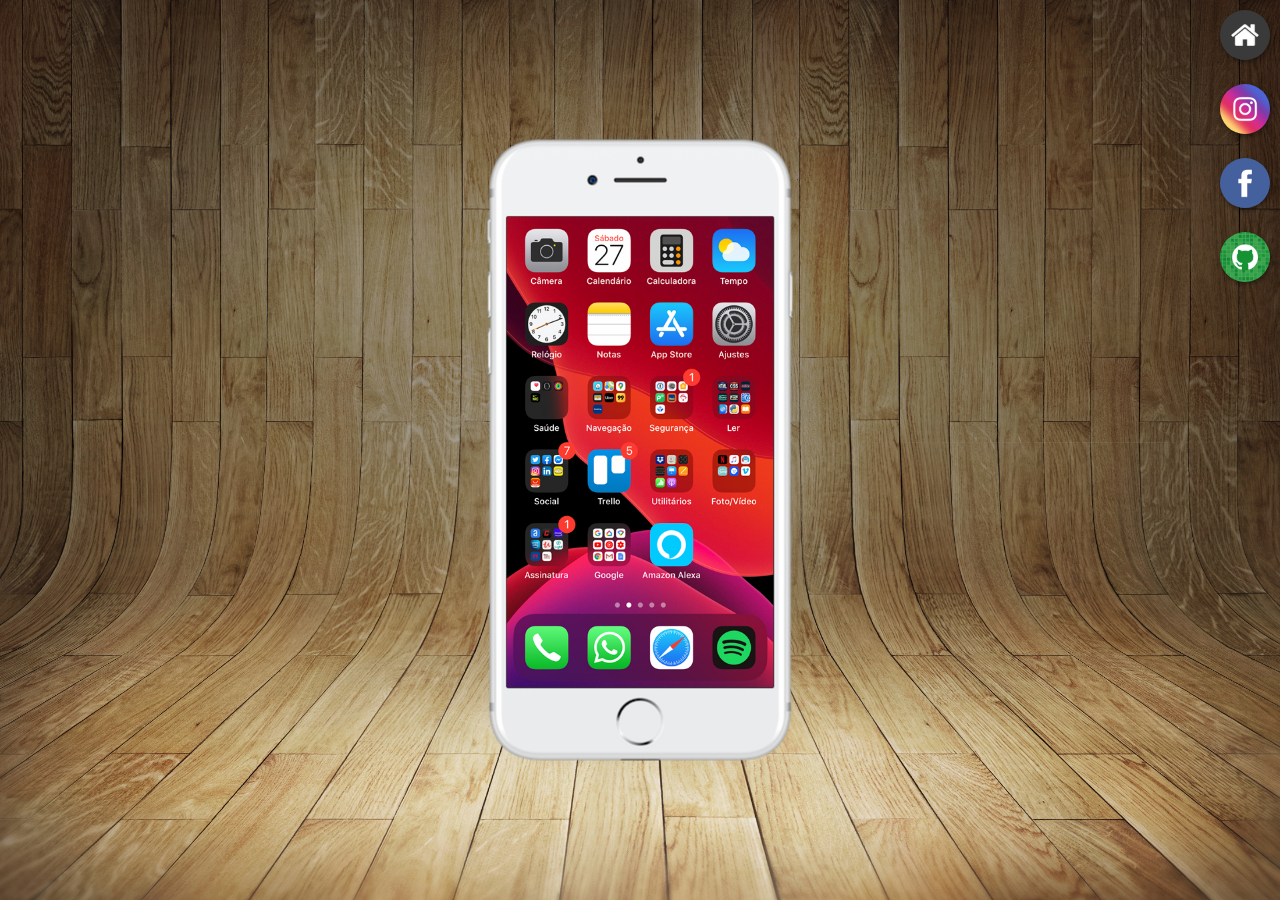
<file: index.html>
<!DOCTYPE html>
<html lang="pt-br">

<head>
    <meta charset="UTF-8">
    <meta name="viewport" content="width=device-width, initial-scale=1.0">
    <title>Projeto Redes Sociais</title>
    <link rel="shortcut icon" href="favicon.ico" type="image/x-icon">
    <link rel="stylesheet" href="estilos/style.css">
</head>

<body>
    <main>
        <section id="tell">
            <iframe src="home.html" name="tela" id="tela" frameborder="0">
                navegador não compativel
            </iframe>
        </section>
        <section id="redes">
            <a href="home.html" target="tela"><img src="imagens/logo-home.jpg" alt="Home"></a><br>
            <a href="instagram.html" target="tela"> <img src="imagens/logo-instagram.jpg" alt="Instagram"></a><br>
            <a href="facebook.html" target="tela"> <img src="imagens/logo-facebook.jpg" alt="tela-facebook"></a><br>
            <a href="github.html" target="tela"><img src="imagens/logo-github.jpg" alt=""></a>
        </section>
    </main>
</body>

</html>
</file>
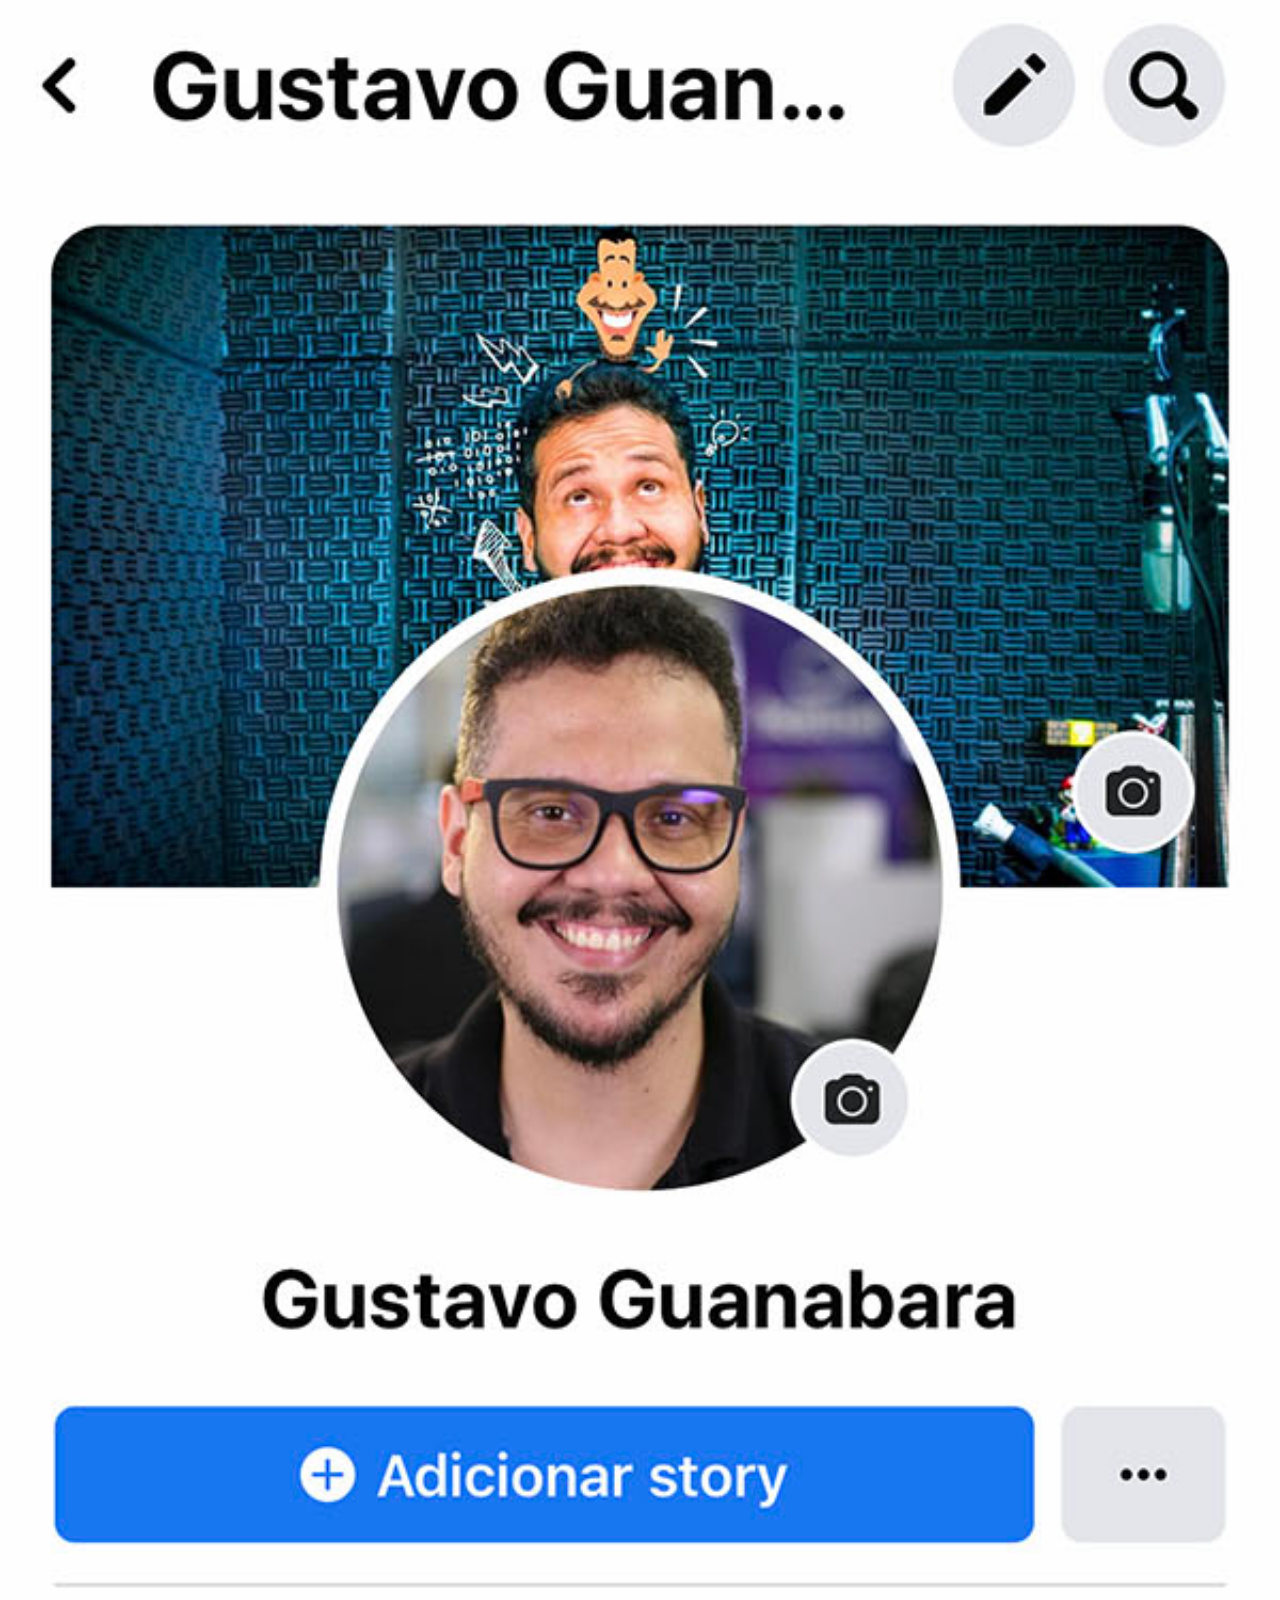
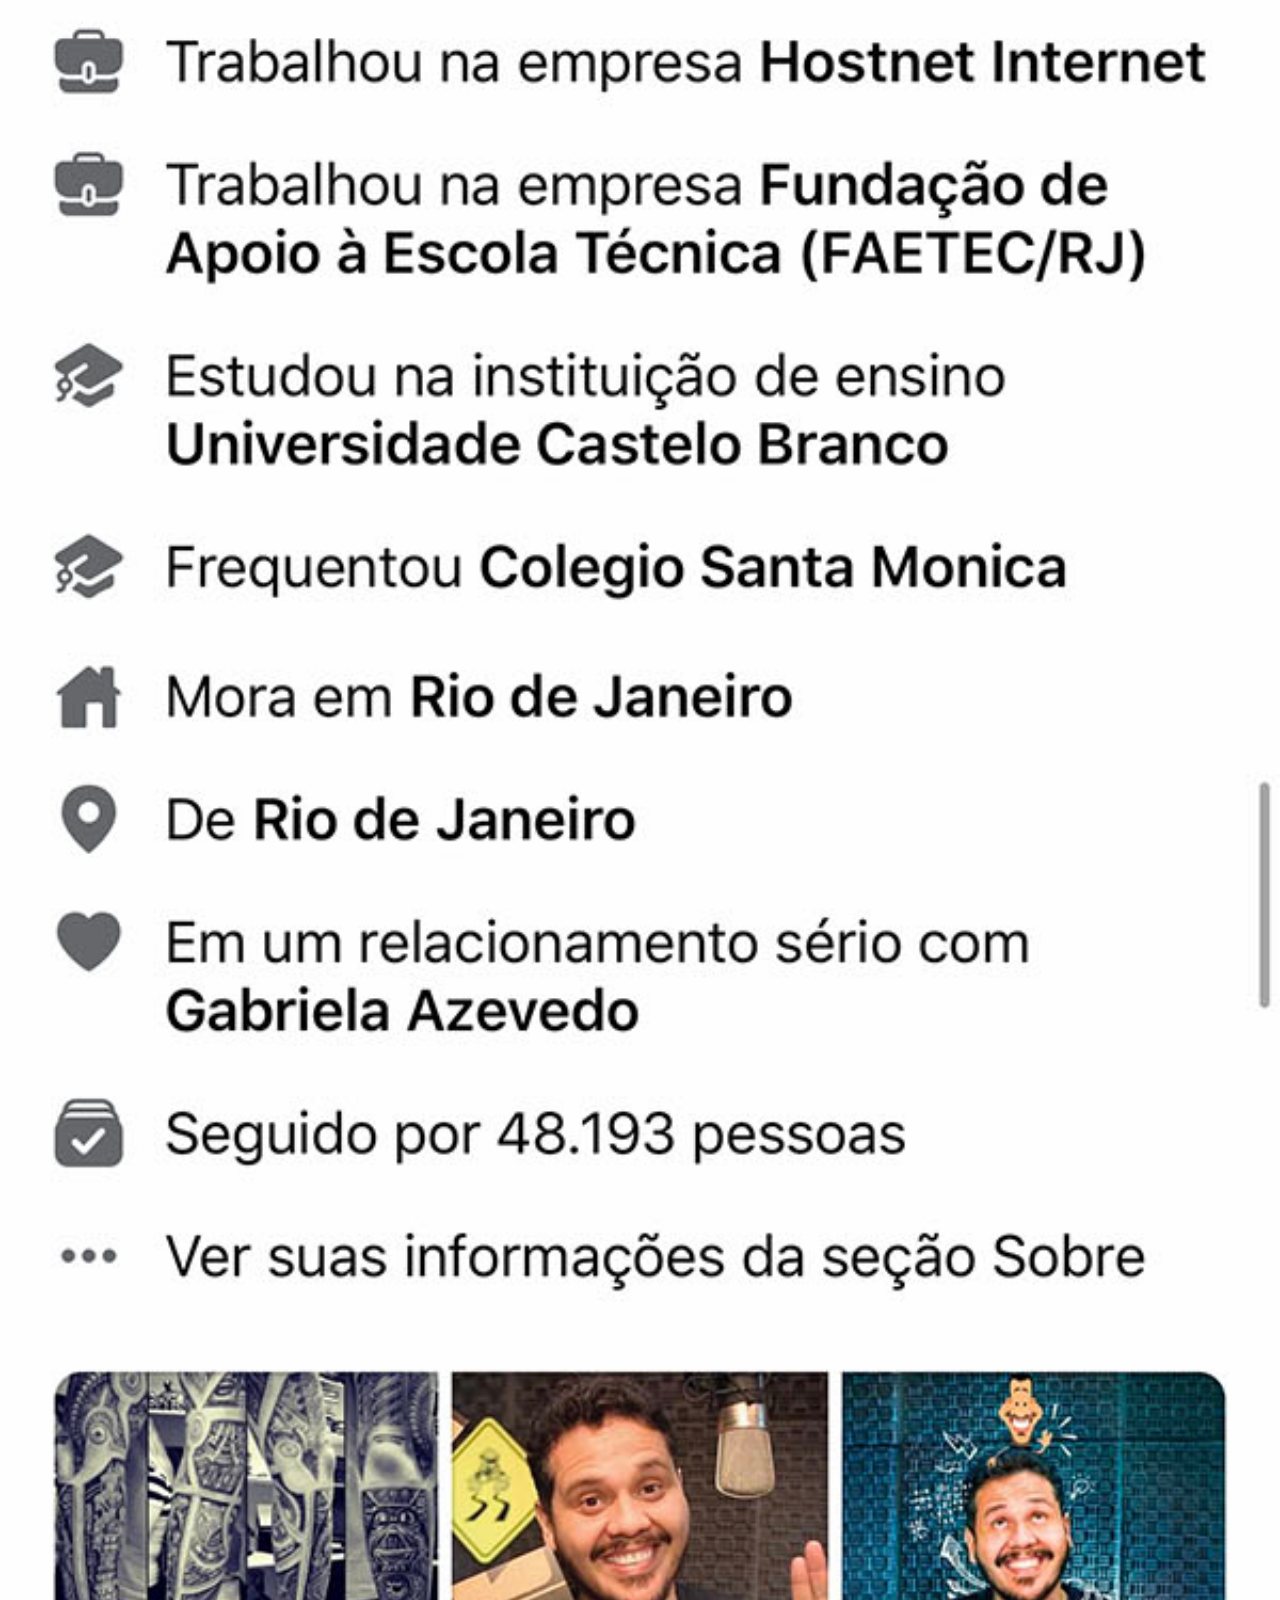
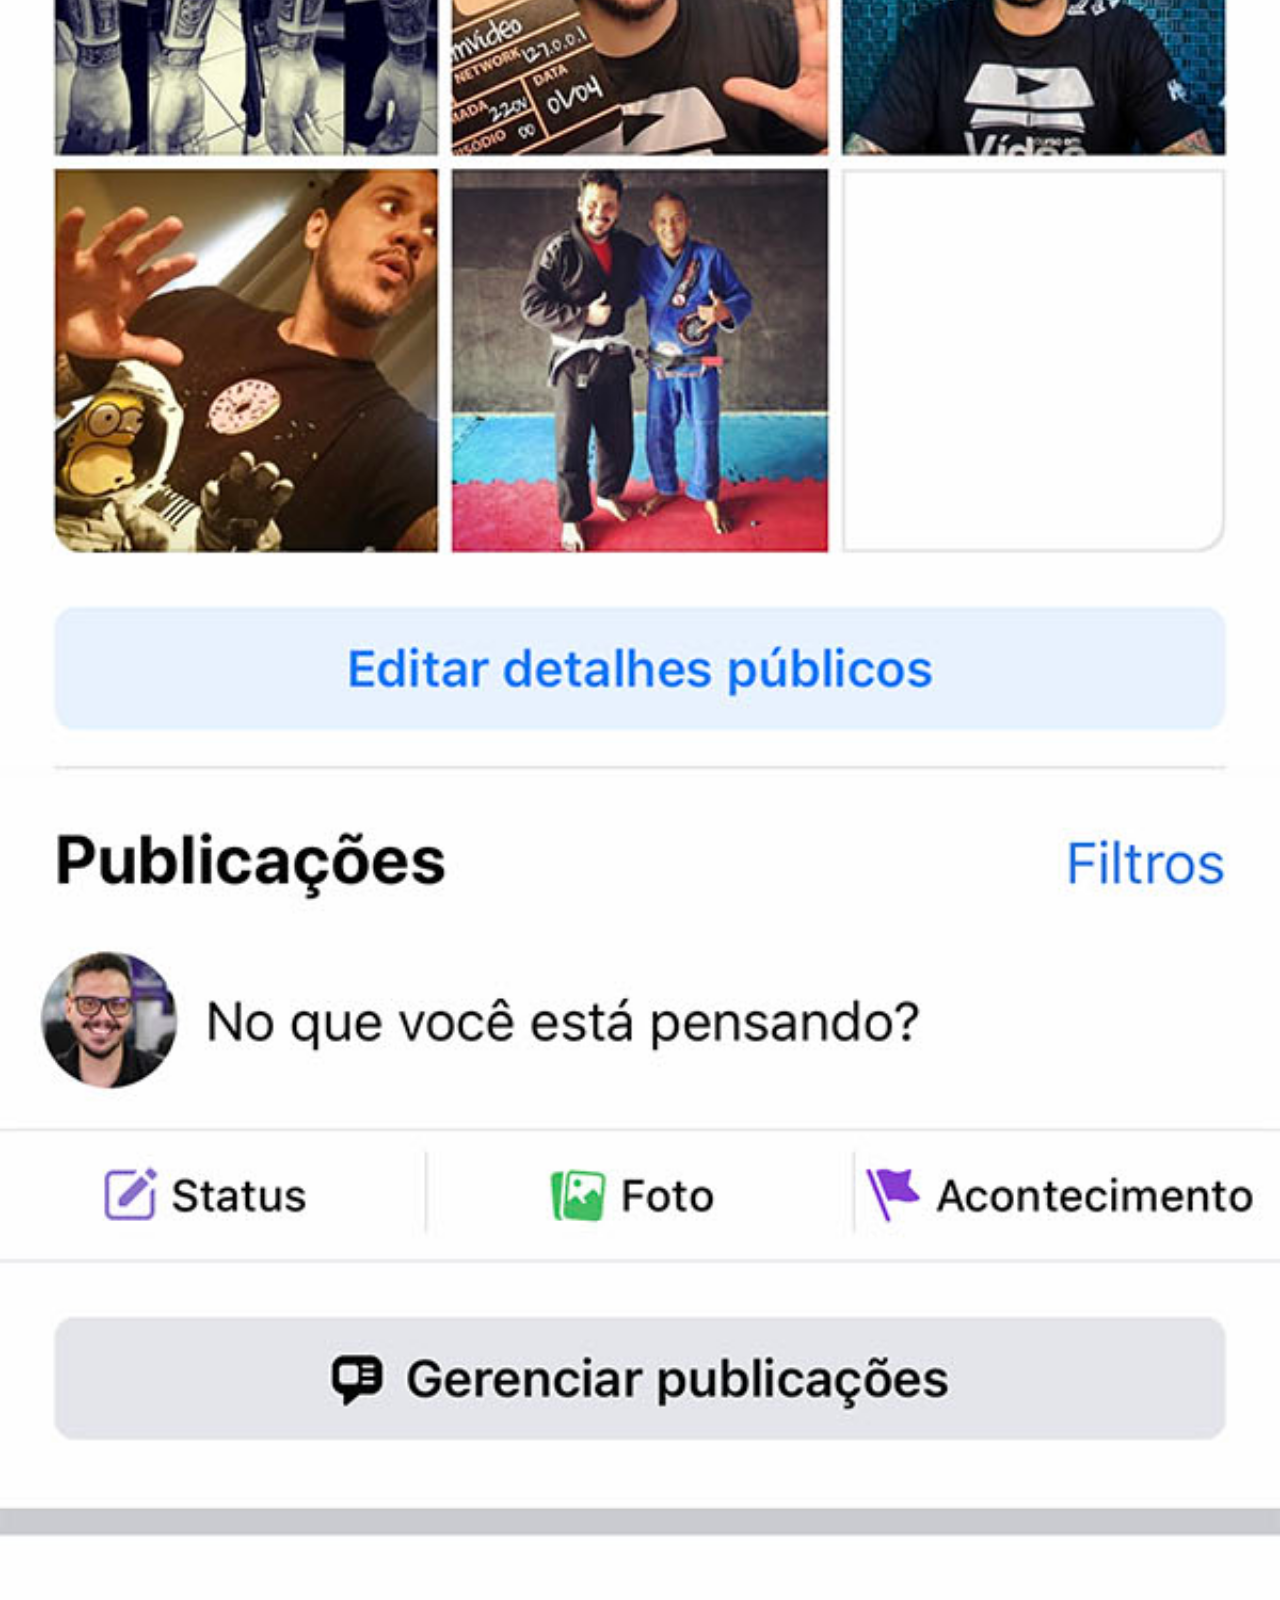
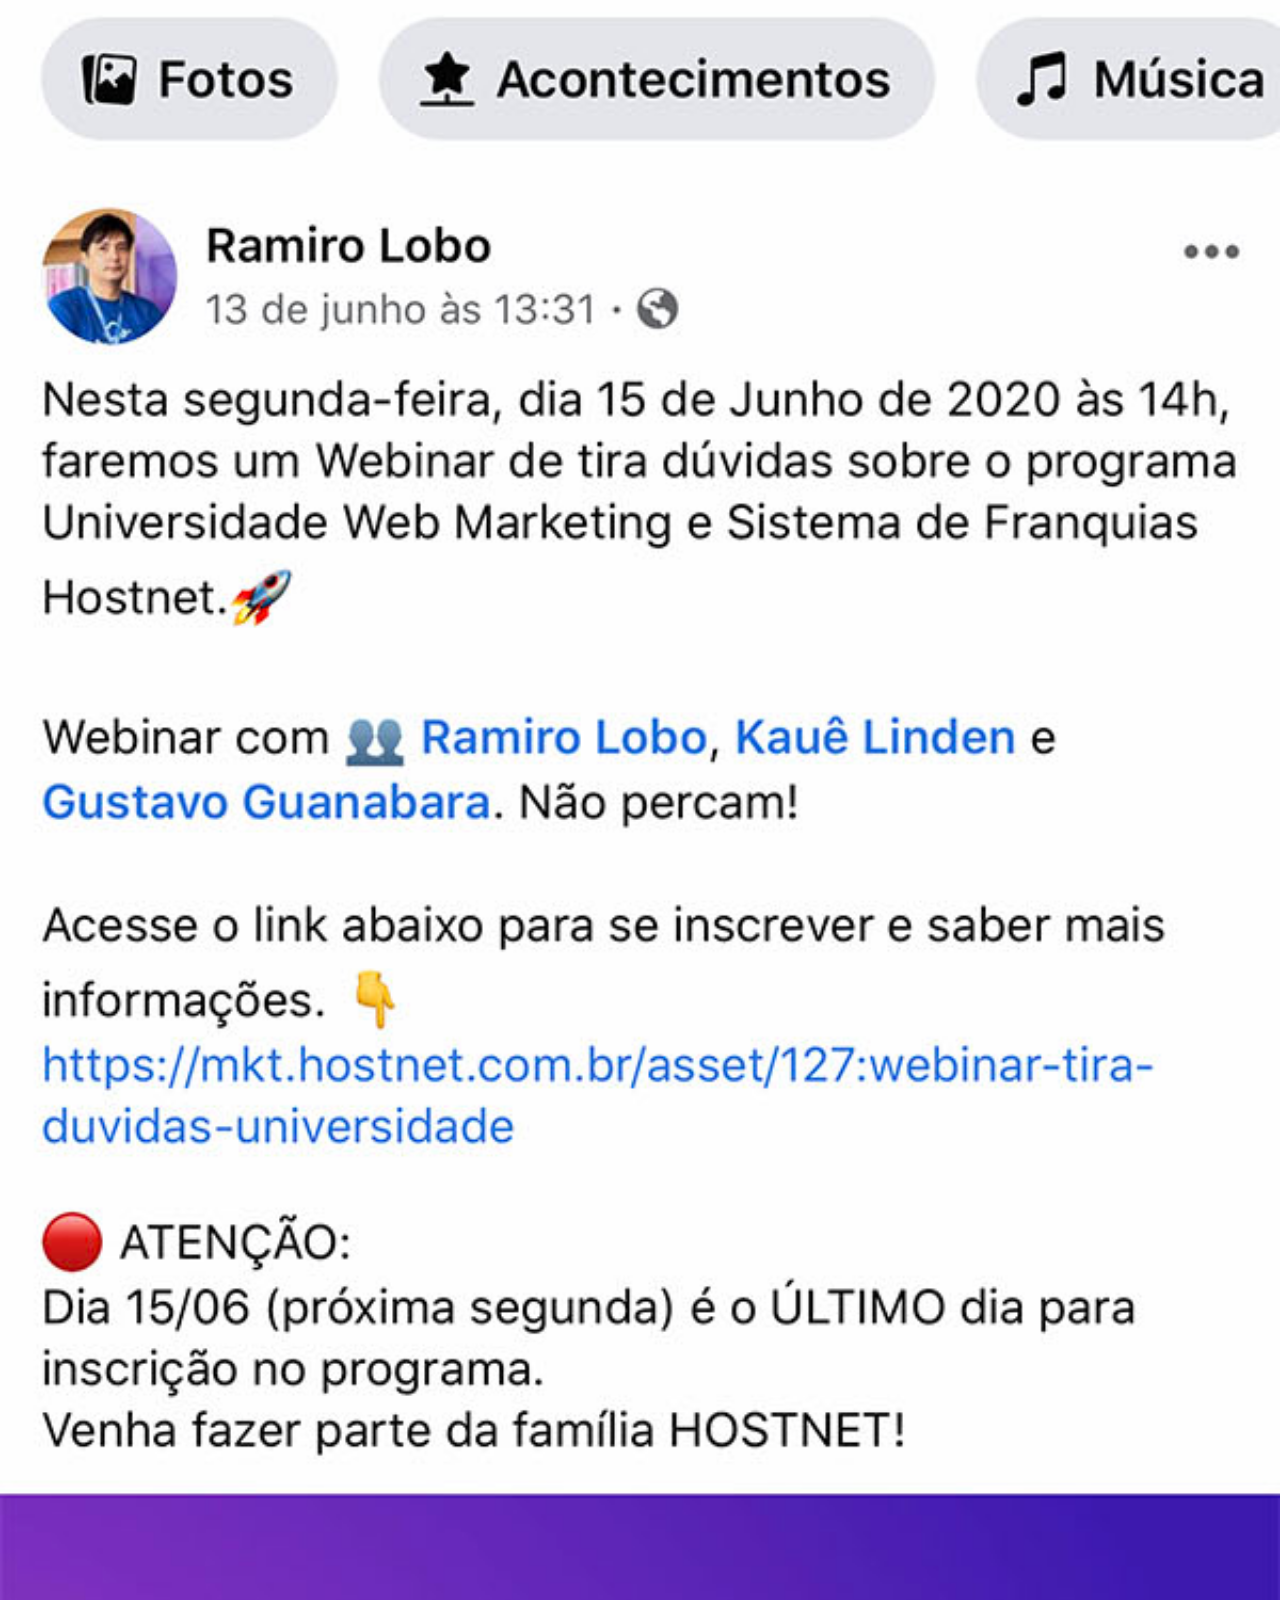
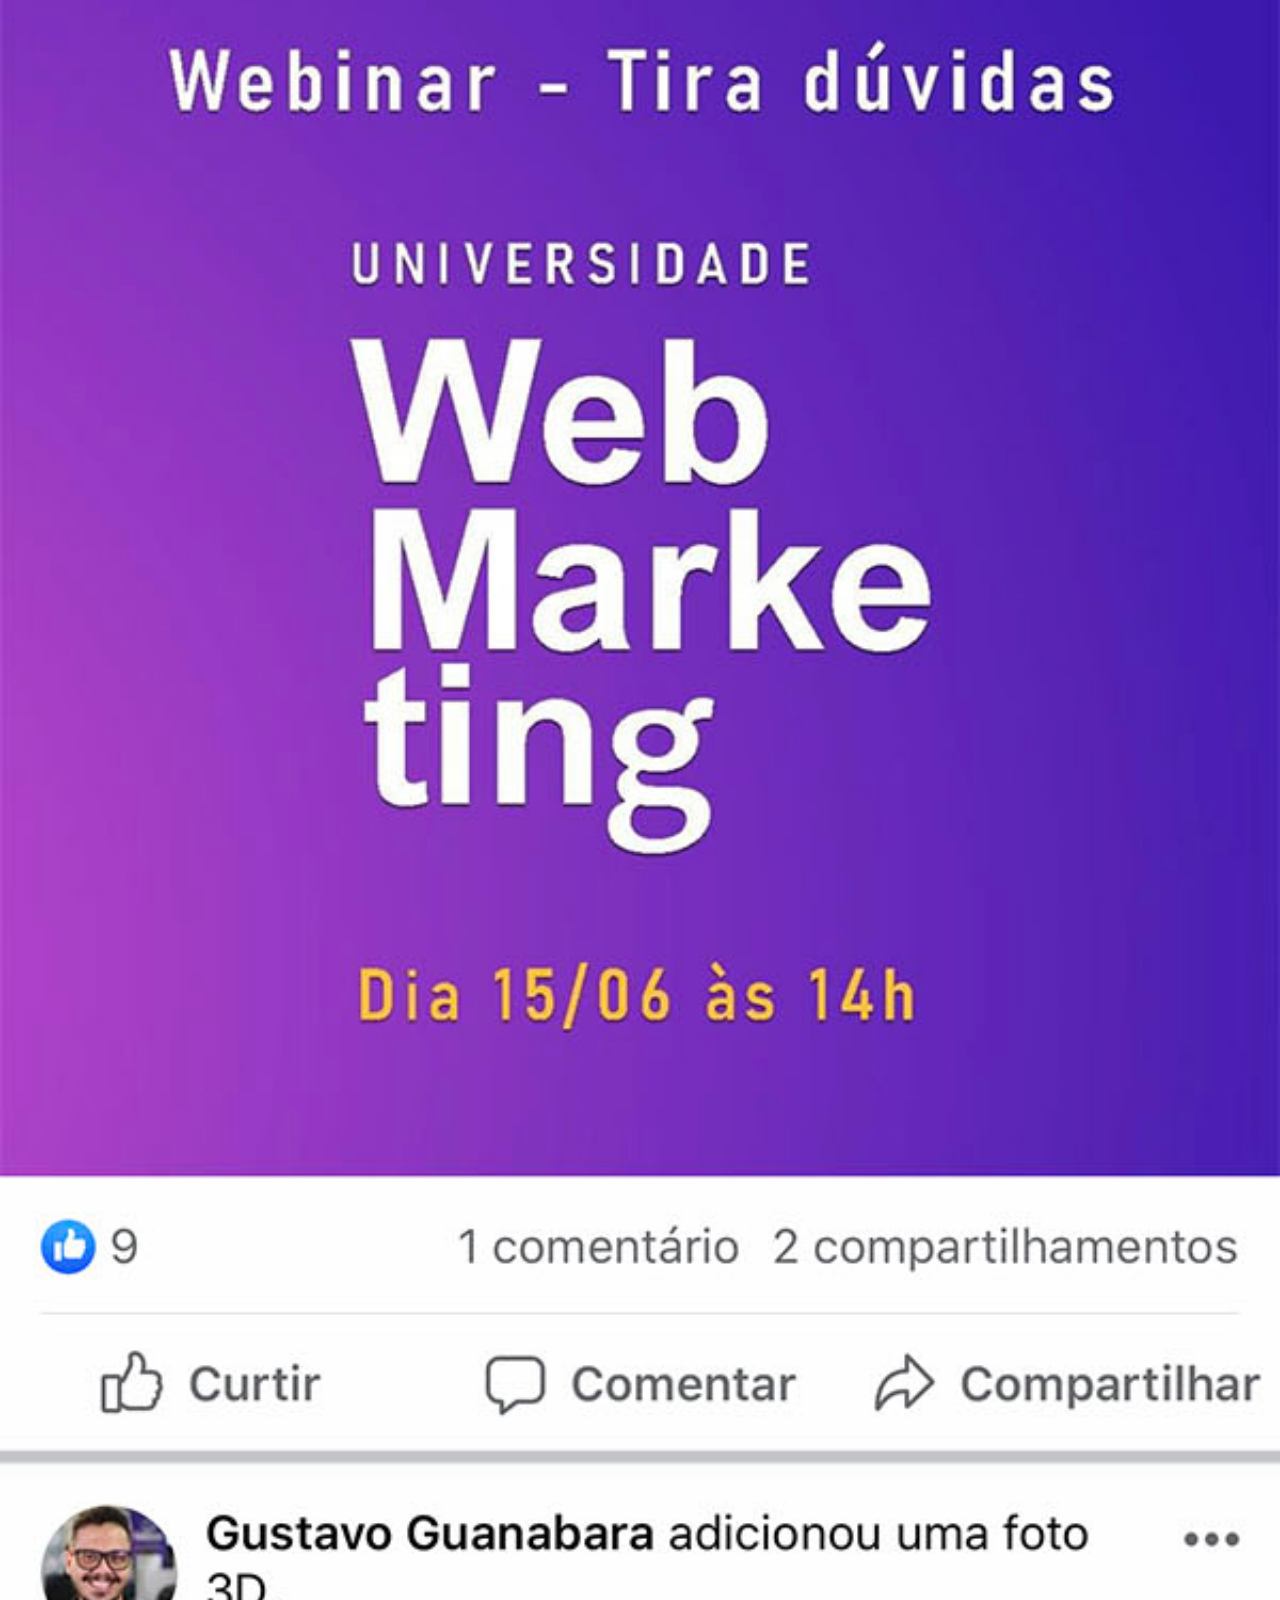
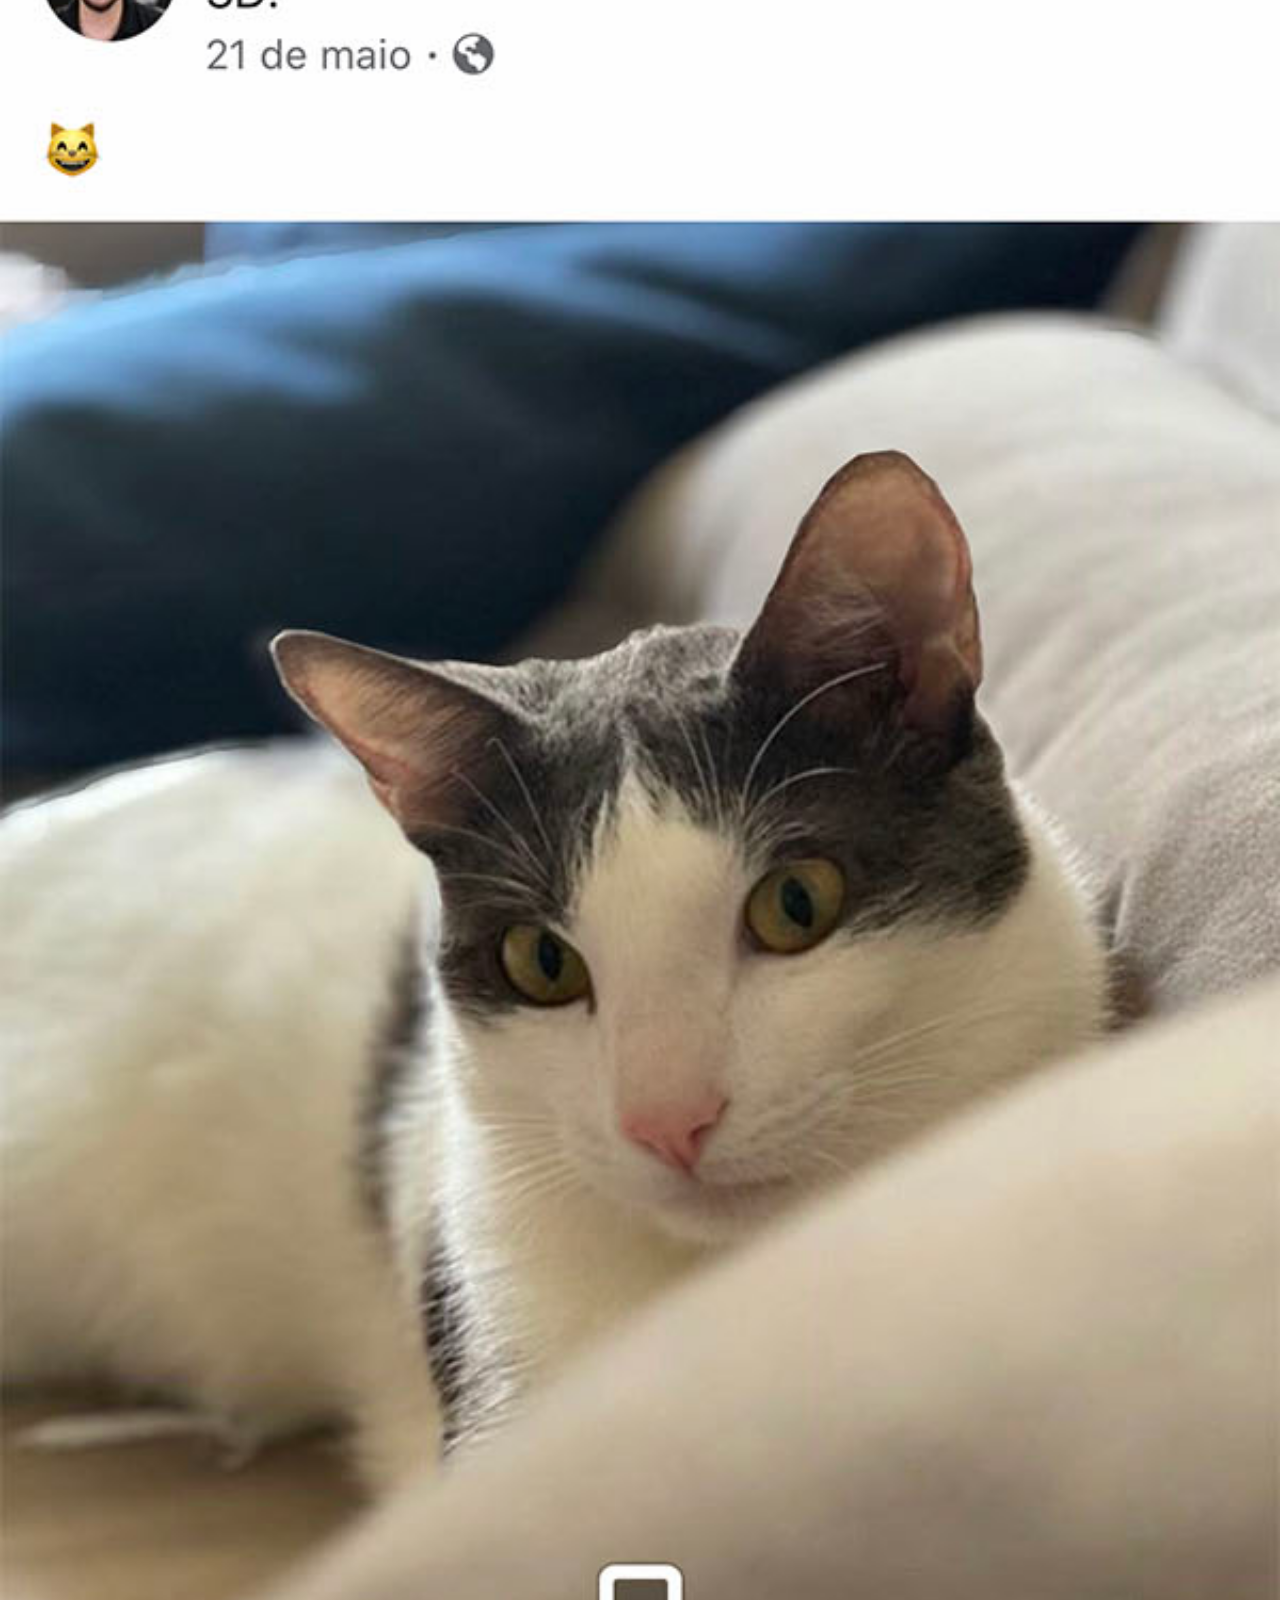
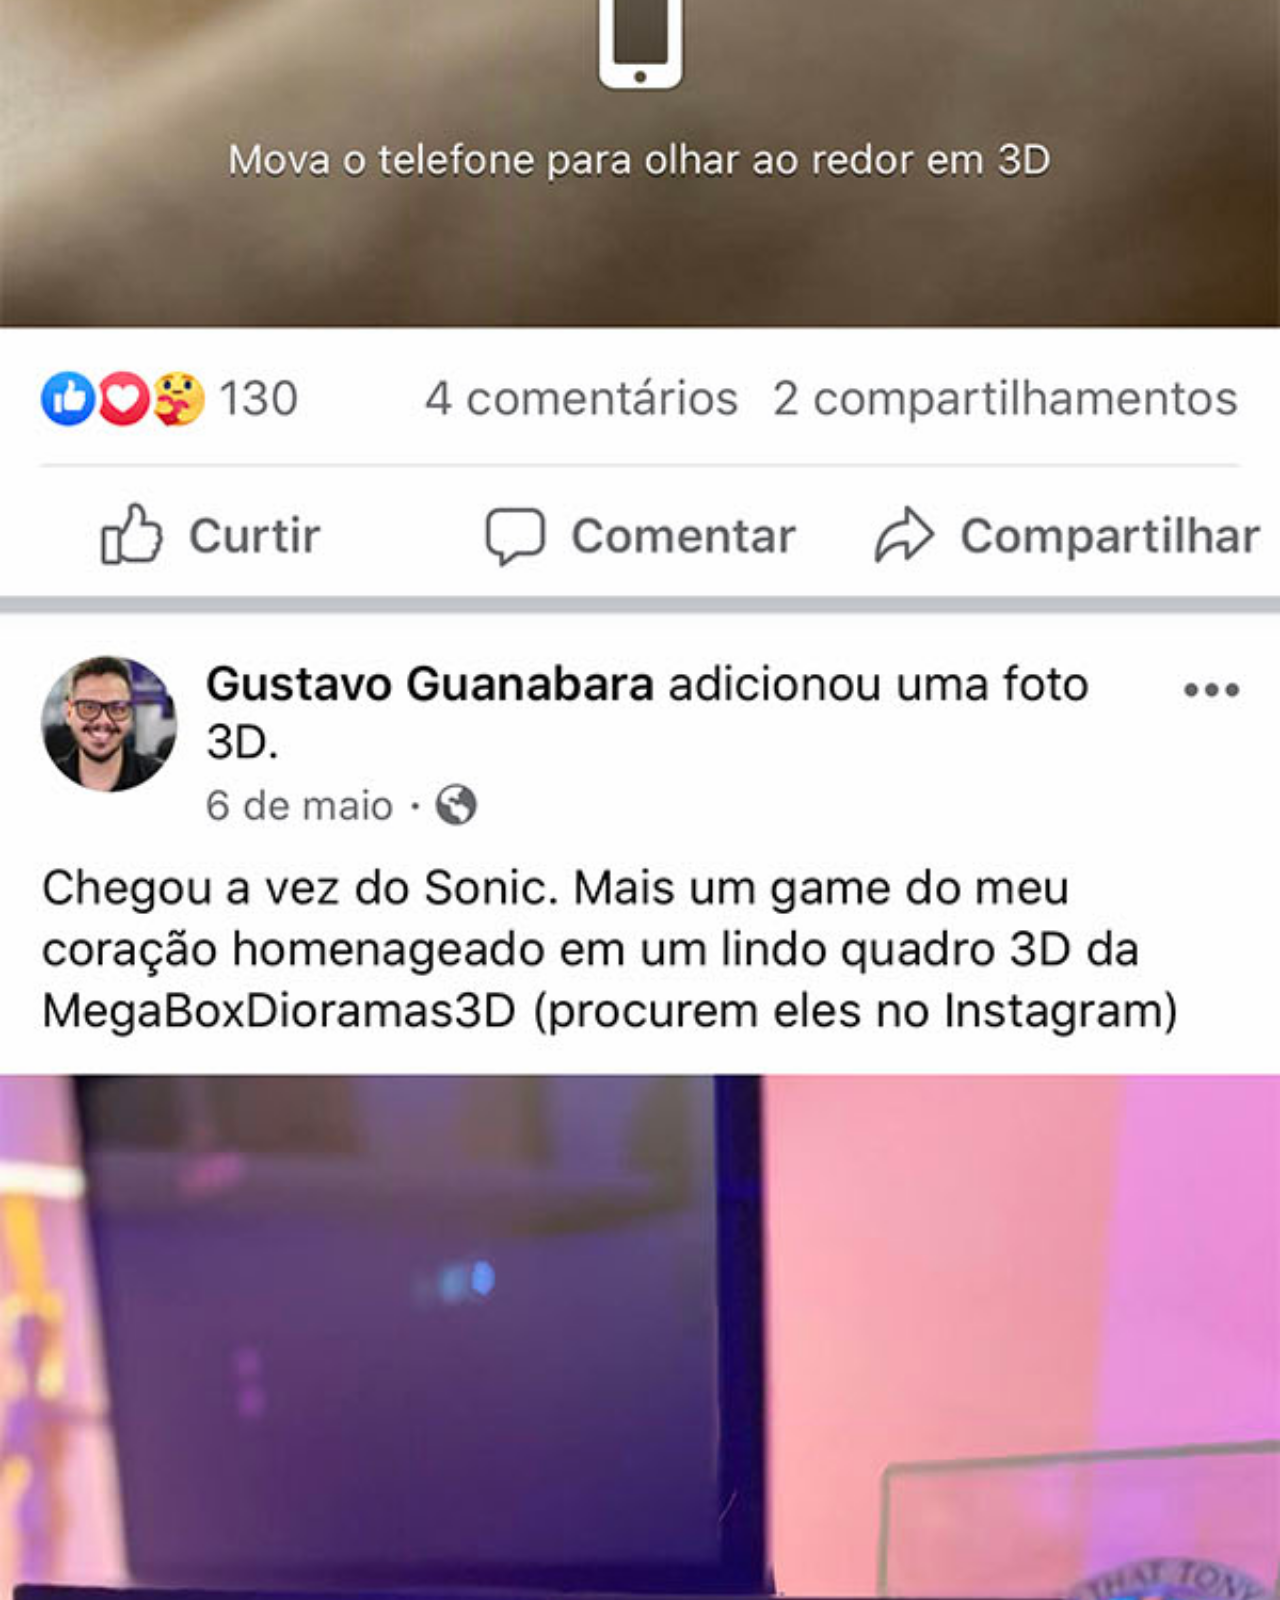
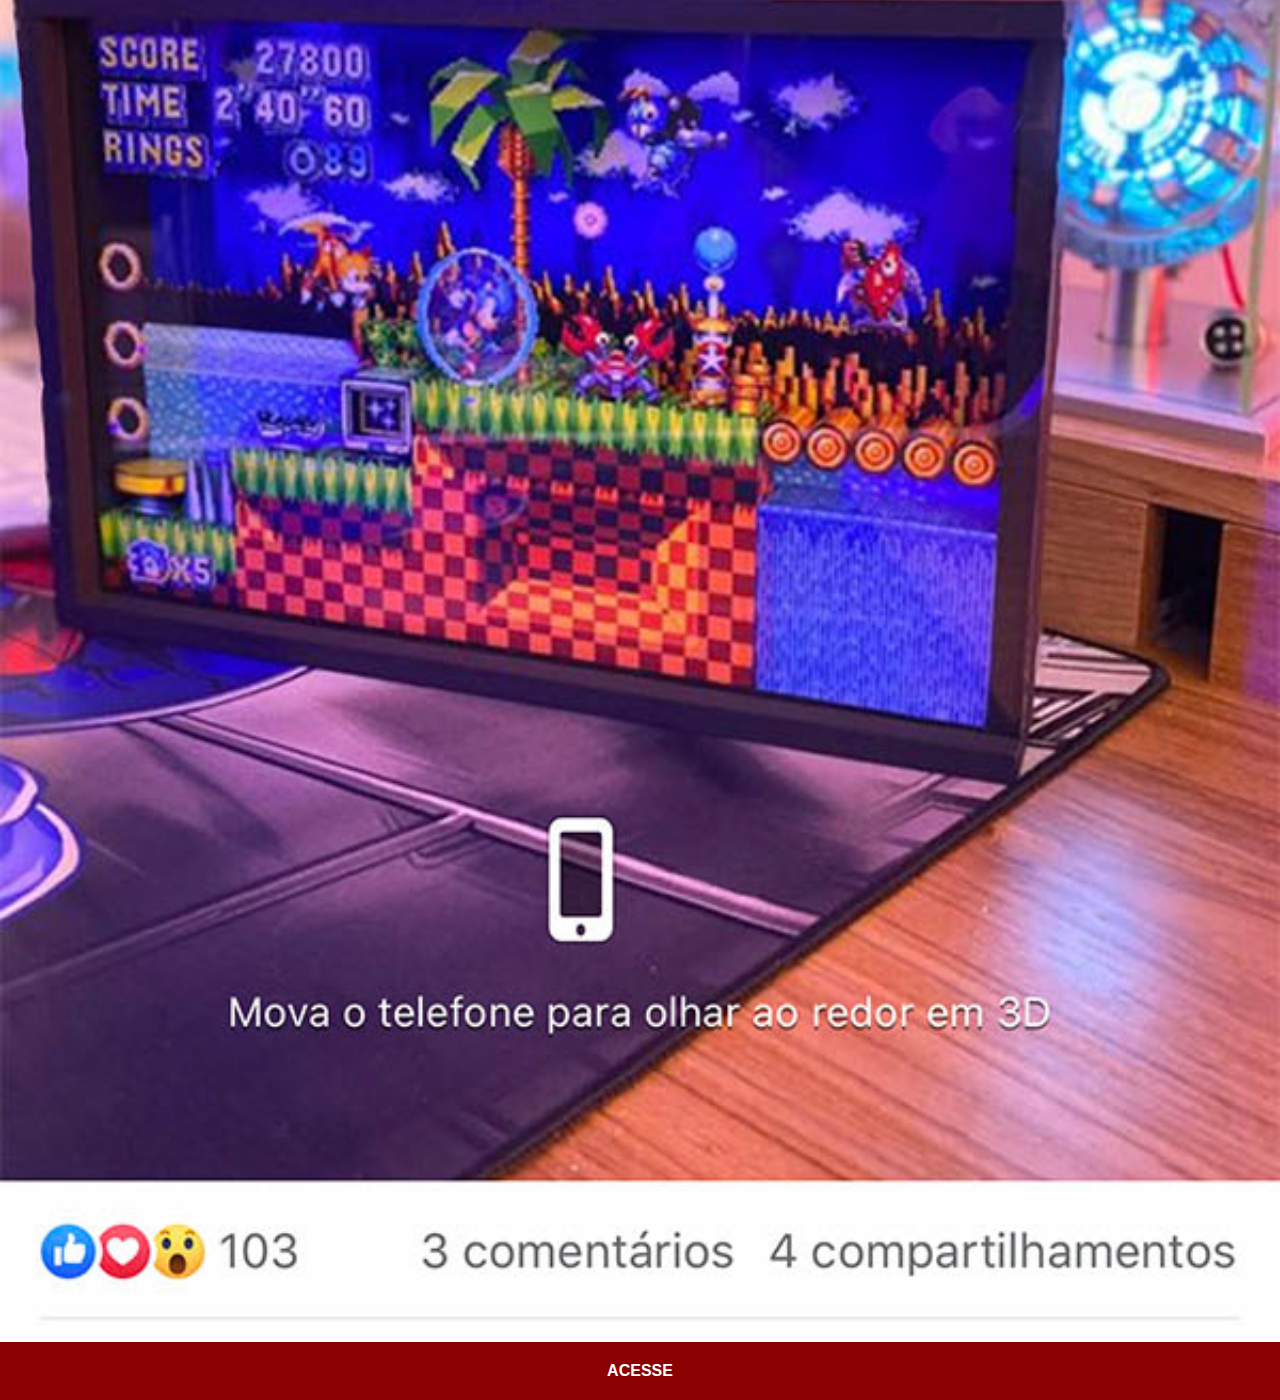
<file: facebook.html>
<!DOCTYPE html>
<html lang="pt-br">
<head>
    <meta charset="UTF-8">
    <meta name="viewport" content="width=device-width, initial-scale=1.0">
    <title>Facebook</title>
    <link rel="stylesheet" href="estilos/social.css">
</head>
<body>
    <img src="imagens/tela-facebook.jpg" alt="Facebook">
    <a href="https://www.facebook.com/gustavoguanabara?locale=pt_BR" target="_blank">ACESSE</a>
</body>
</html>
</file>
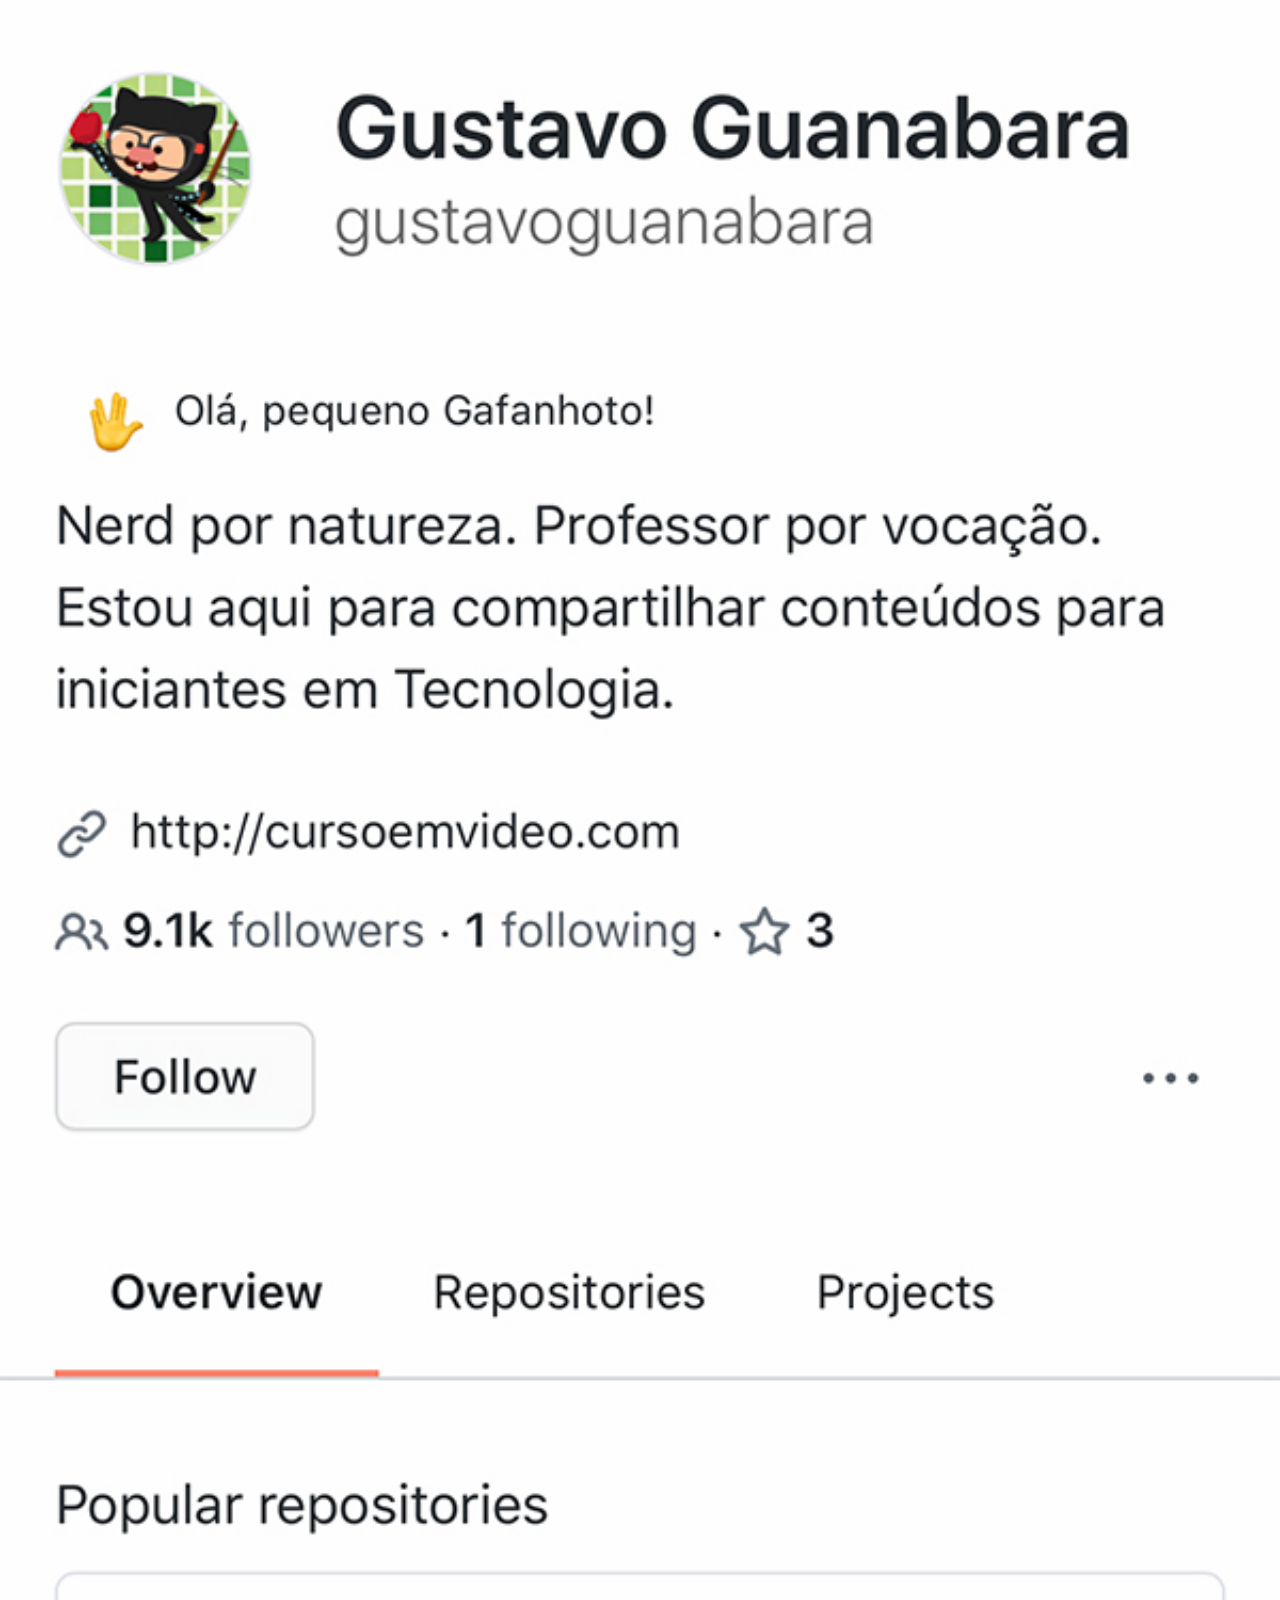
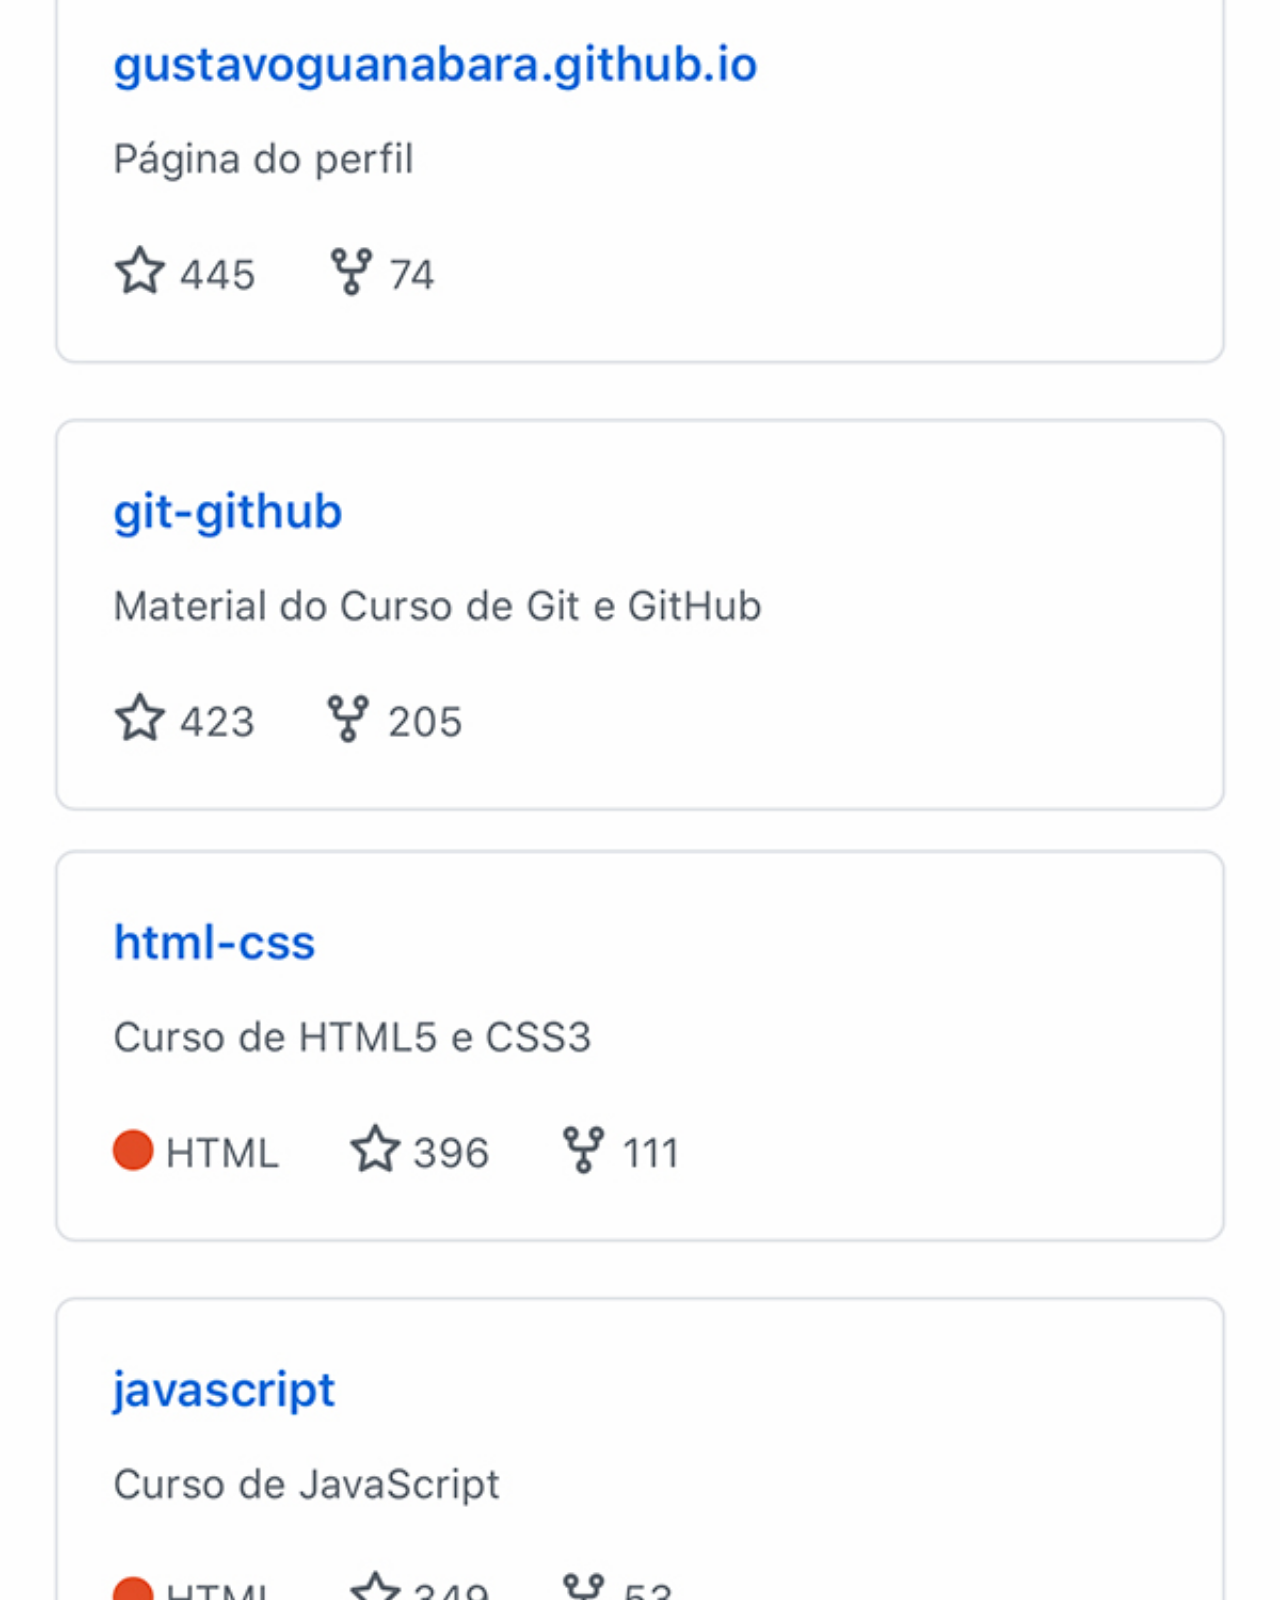
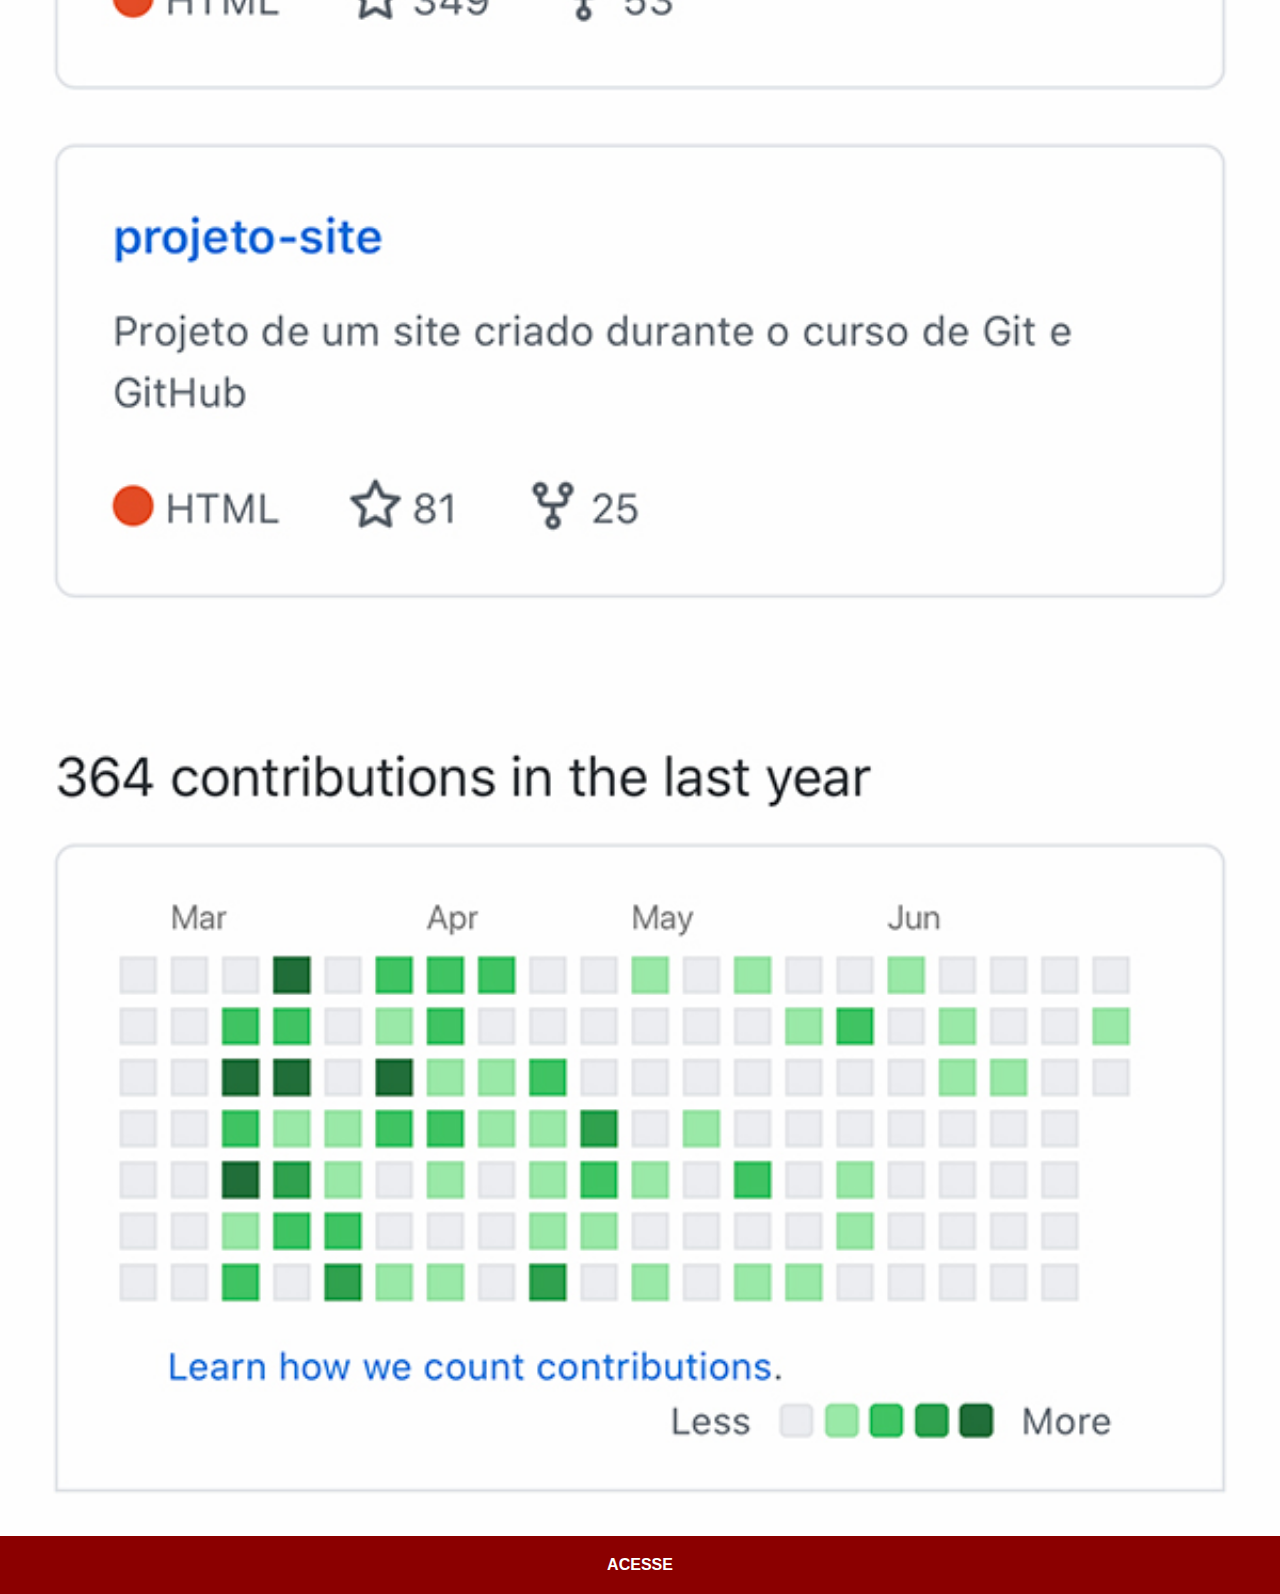
<file: github.html>
<!DOCTYPE html>
<html lang="pt-br">
<head>
    <meta charset="UTF-8">
    <meta name="viewport" content="width=device-width, initial-scale=1.0">
    <title>Github</title>
    <link rel="stylesheet" href="estilos/social.css">
</head>
<body>
    <img src="imagens/tela-github.jpg" alt="Github">
    <a href="https://github.com/gustavoguanabara" target="_blank">ACESSE</a>
</body>
</html>
</file>
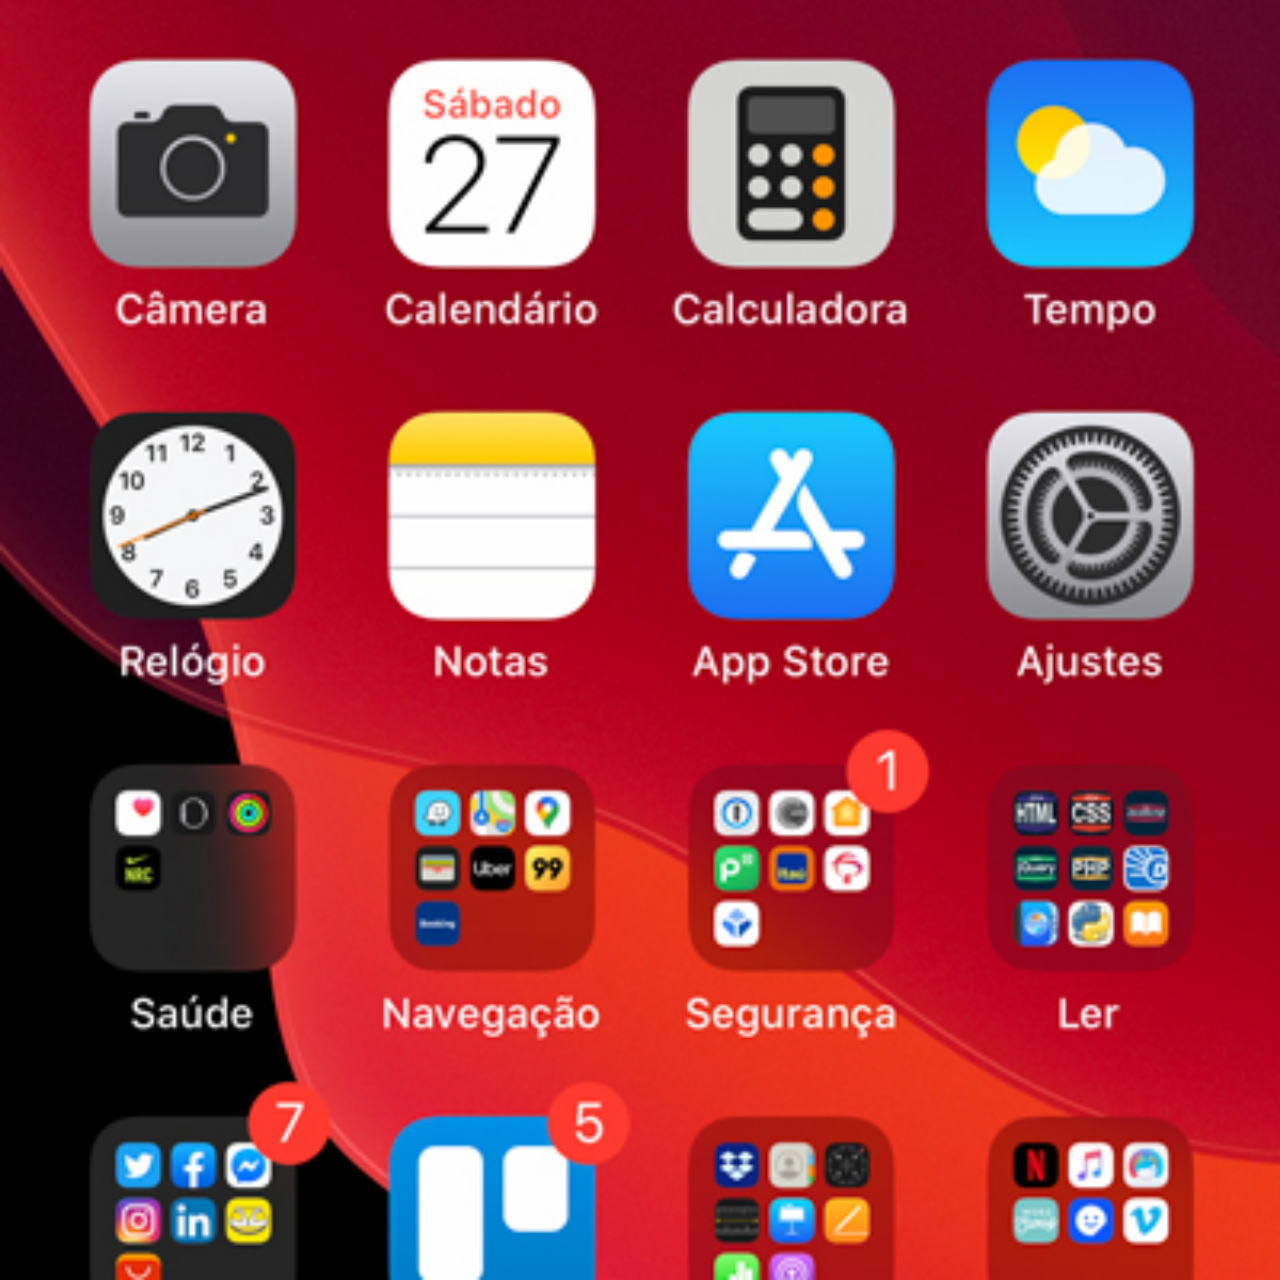
<file: home.html>
<!DOCTYPE html>
<html lang="pt-br">
<head>
    <meta charset="UTF-8">
    <meta name="viewport" content="width=device-width, initial-scale=1.0">
    <title>home</title>
    <style>
        *{
            margin: 0px;
            padding: 0px;
        }
        body{
            height: 100vw;
            width: 100vw;
            background: black url('imagens/tela-home.jpg') no-repeat top center;
            background-size: cover;
        }
    </style>
</head>
<body>
    
</body>
</html>
</file>
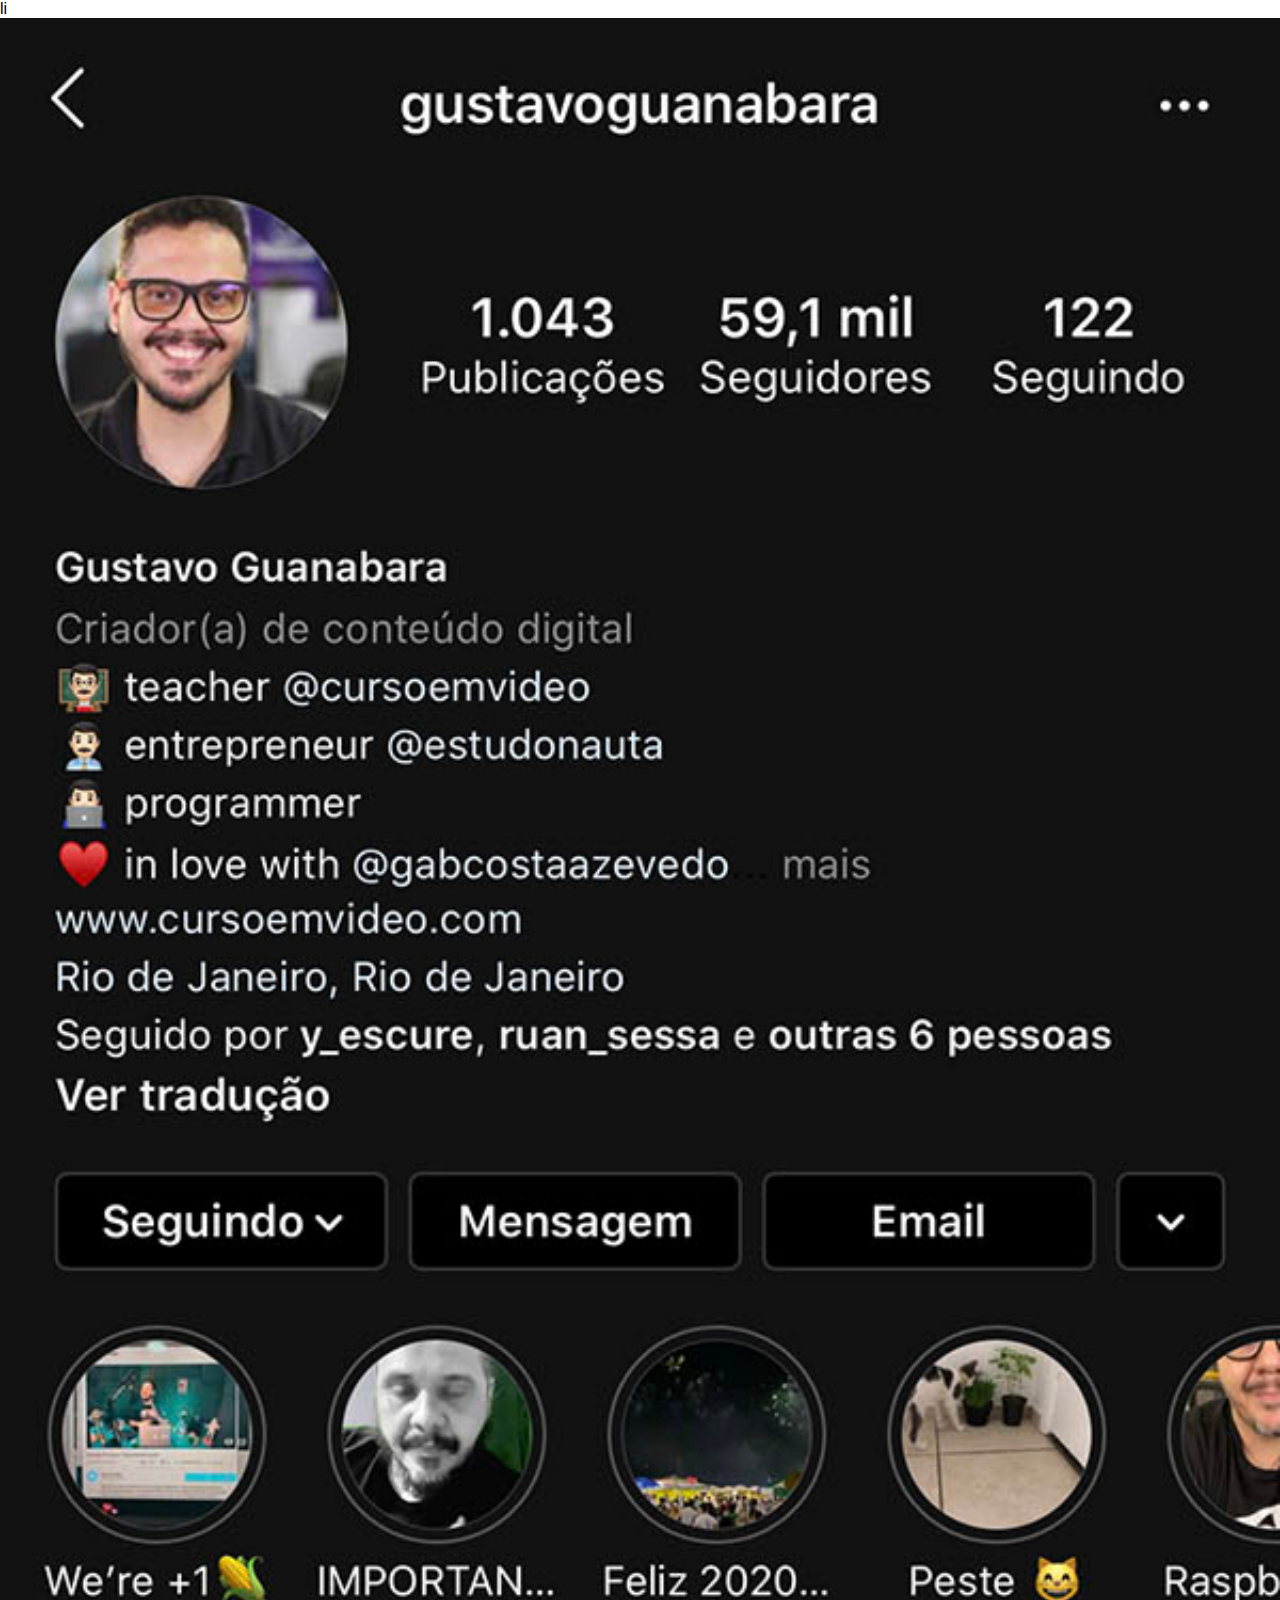
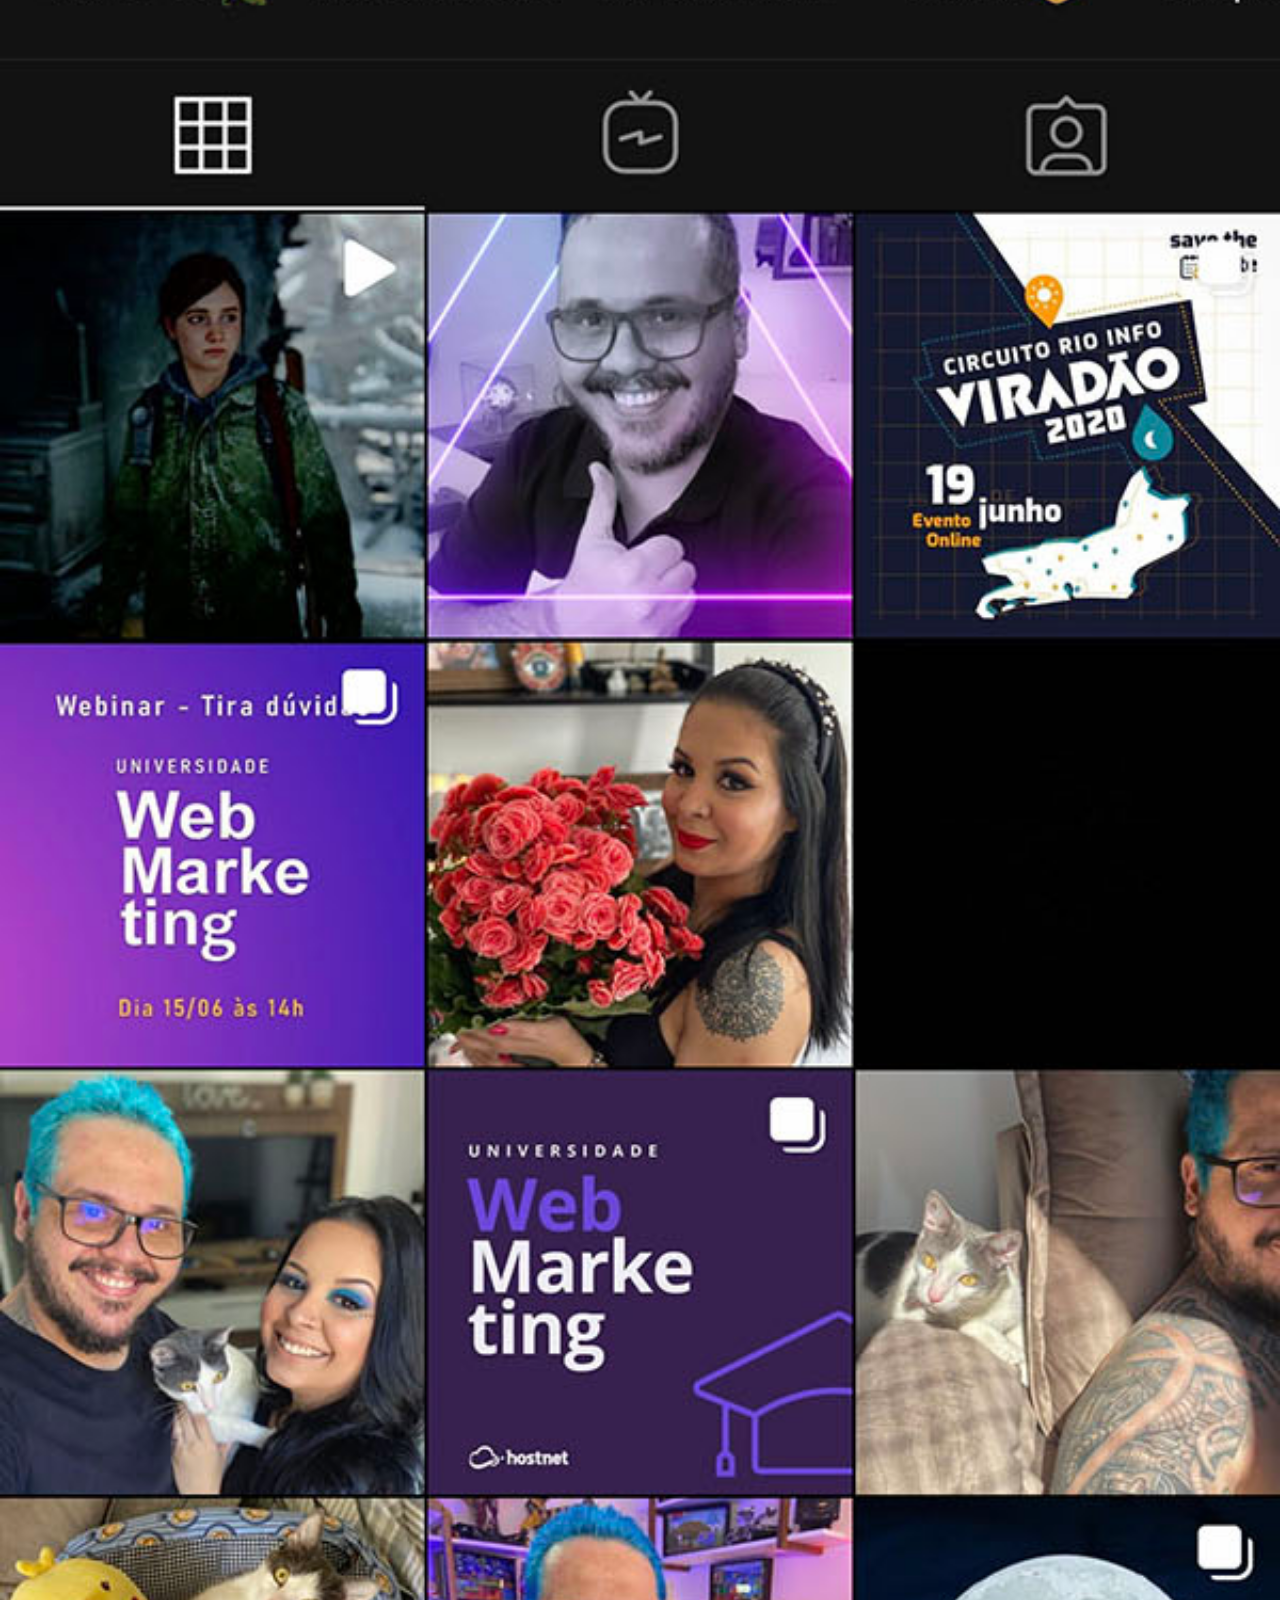
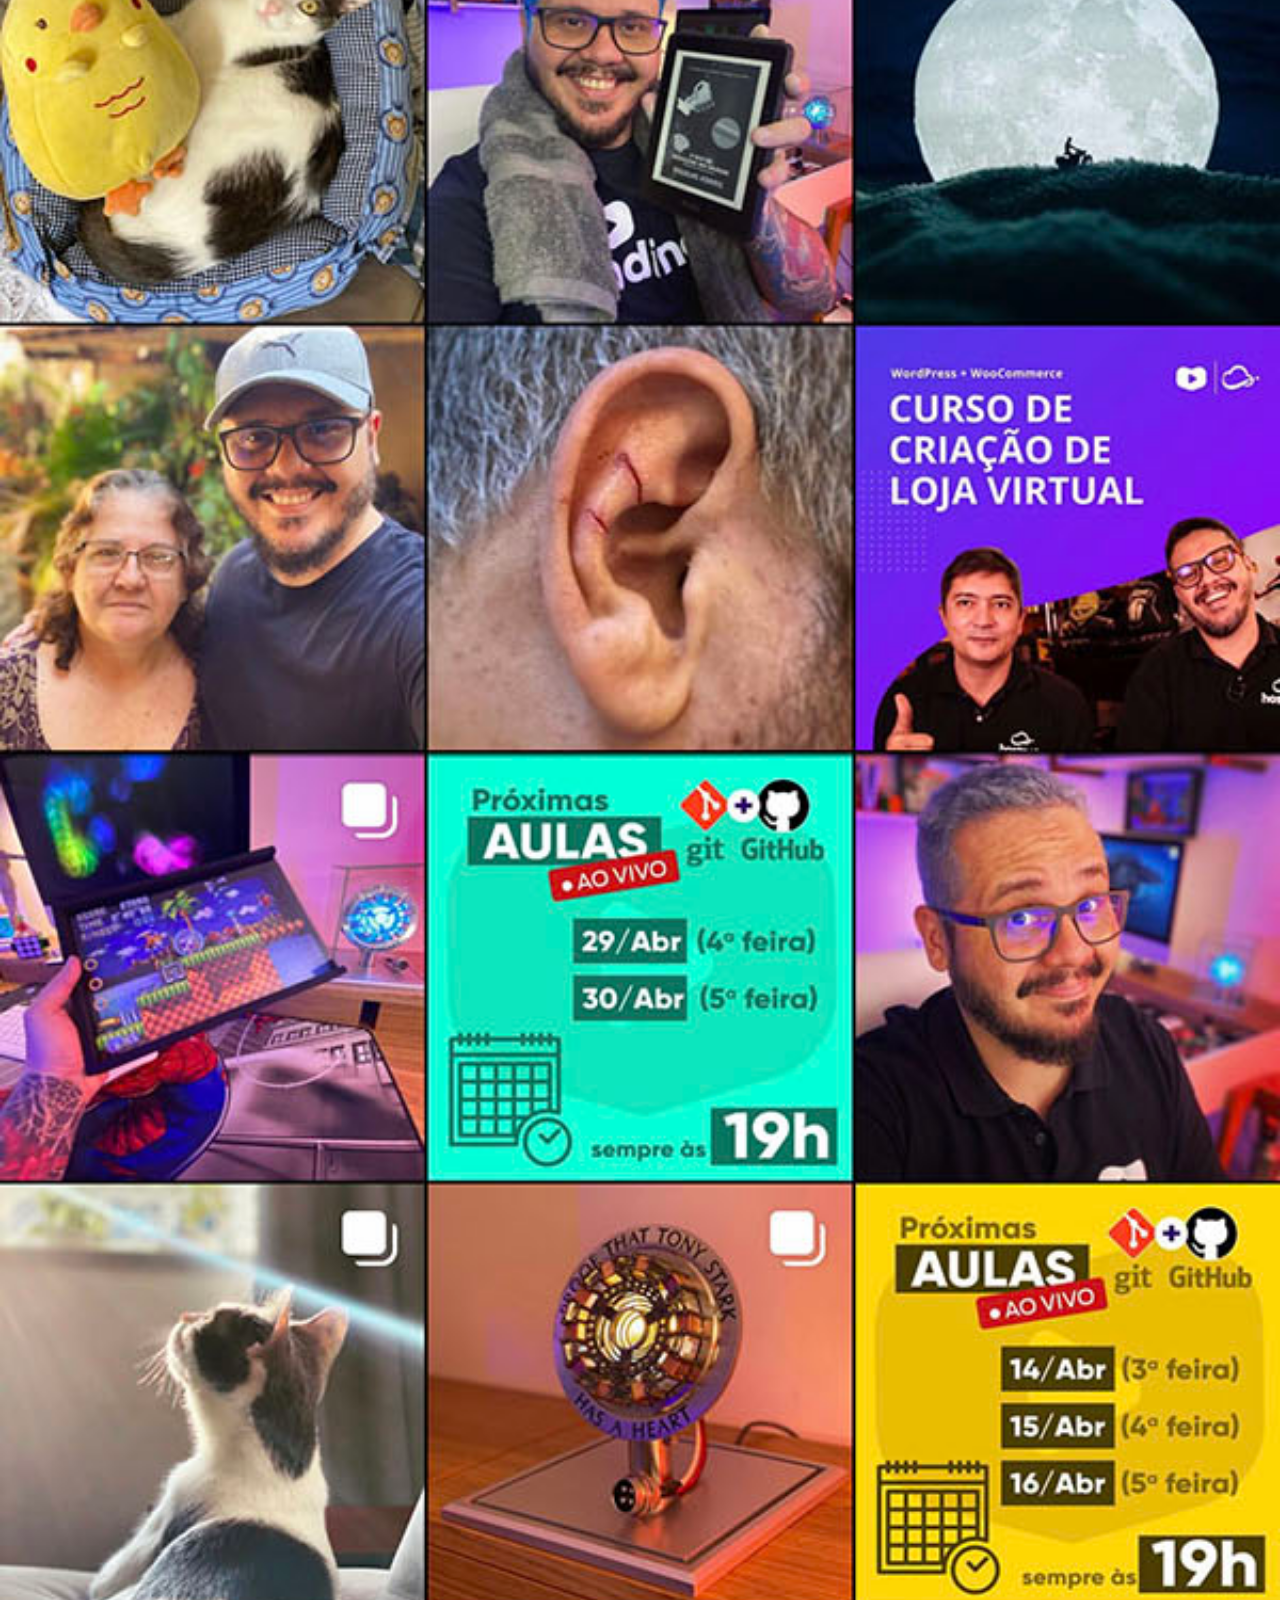
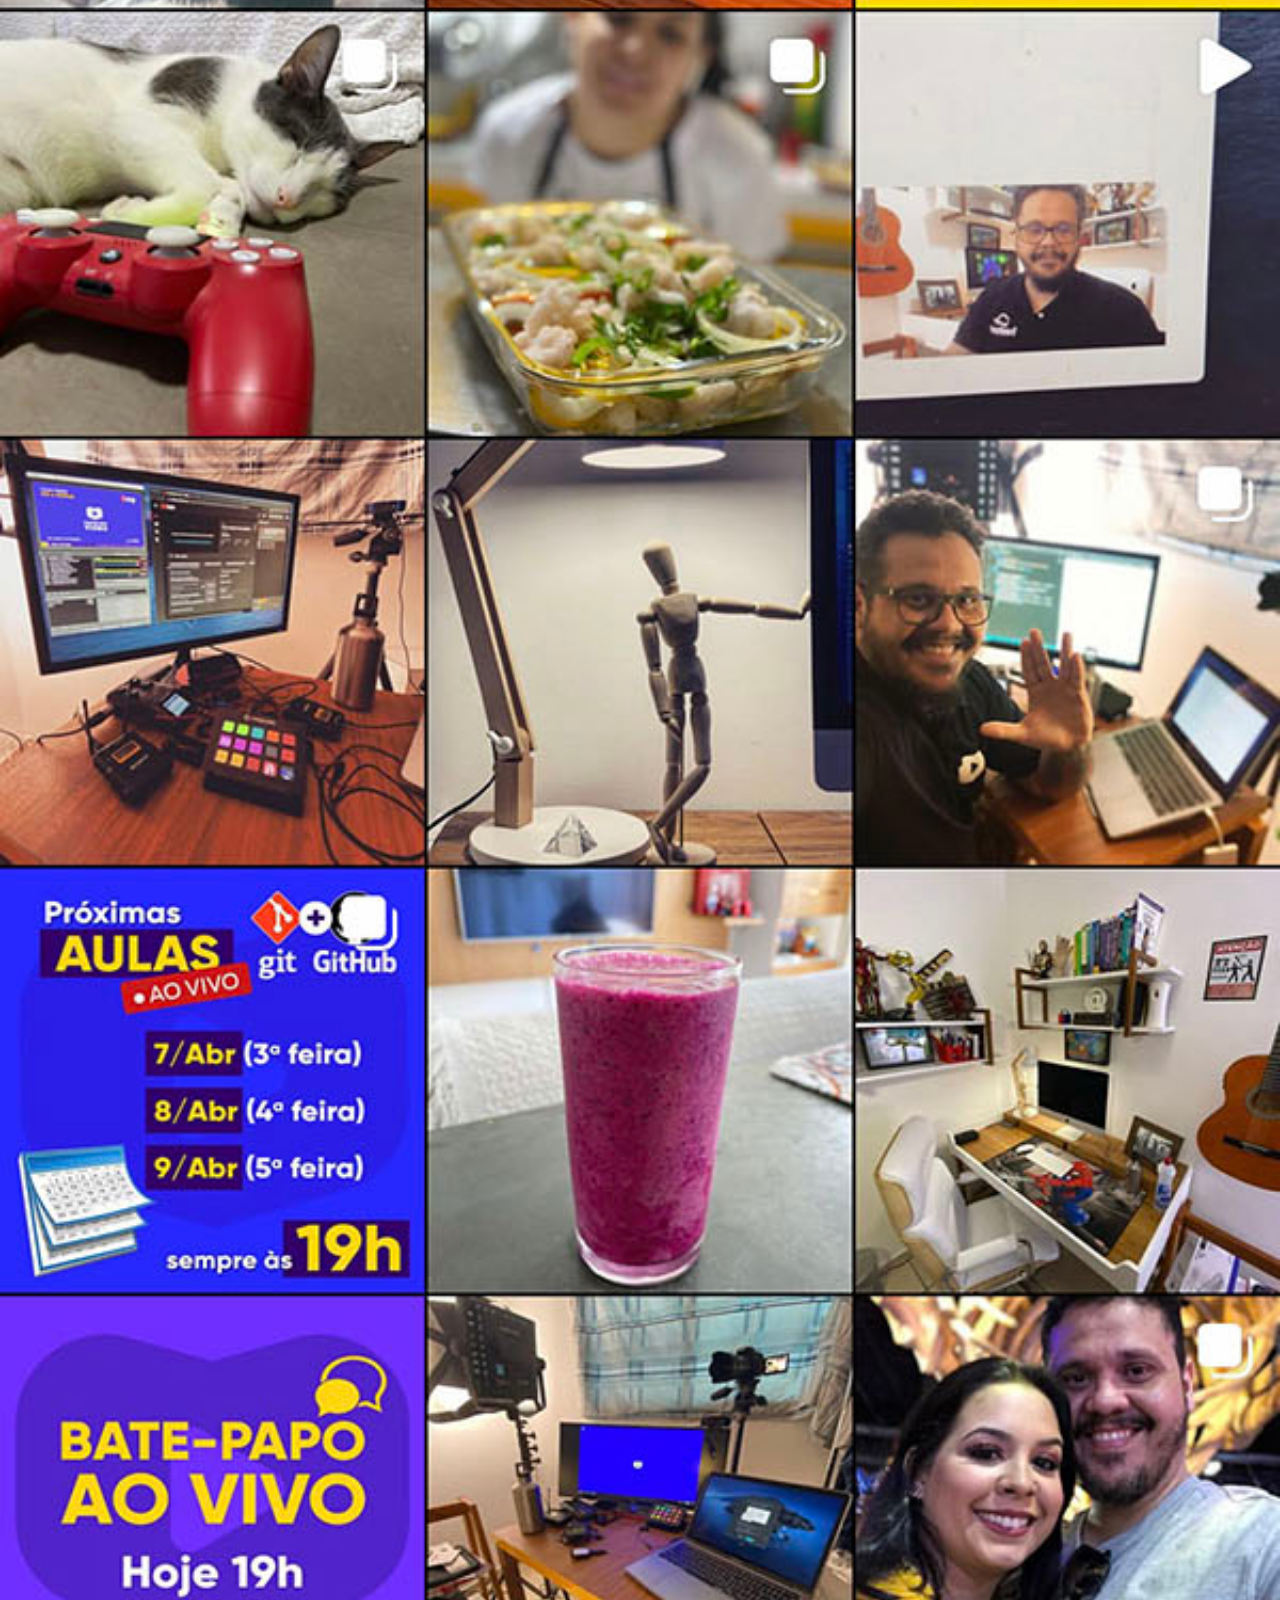
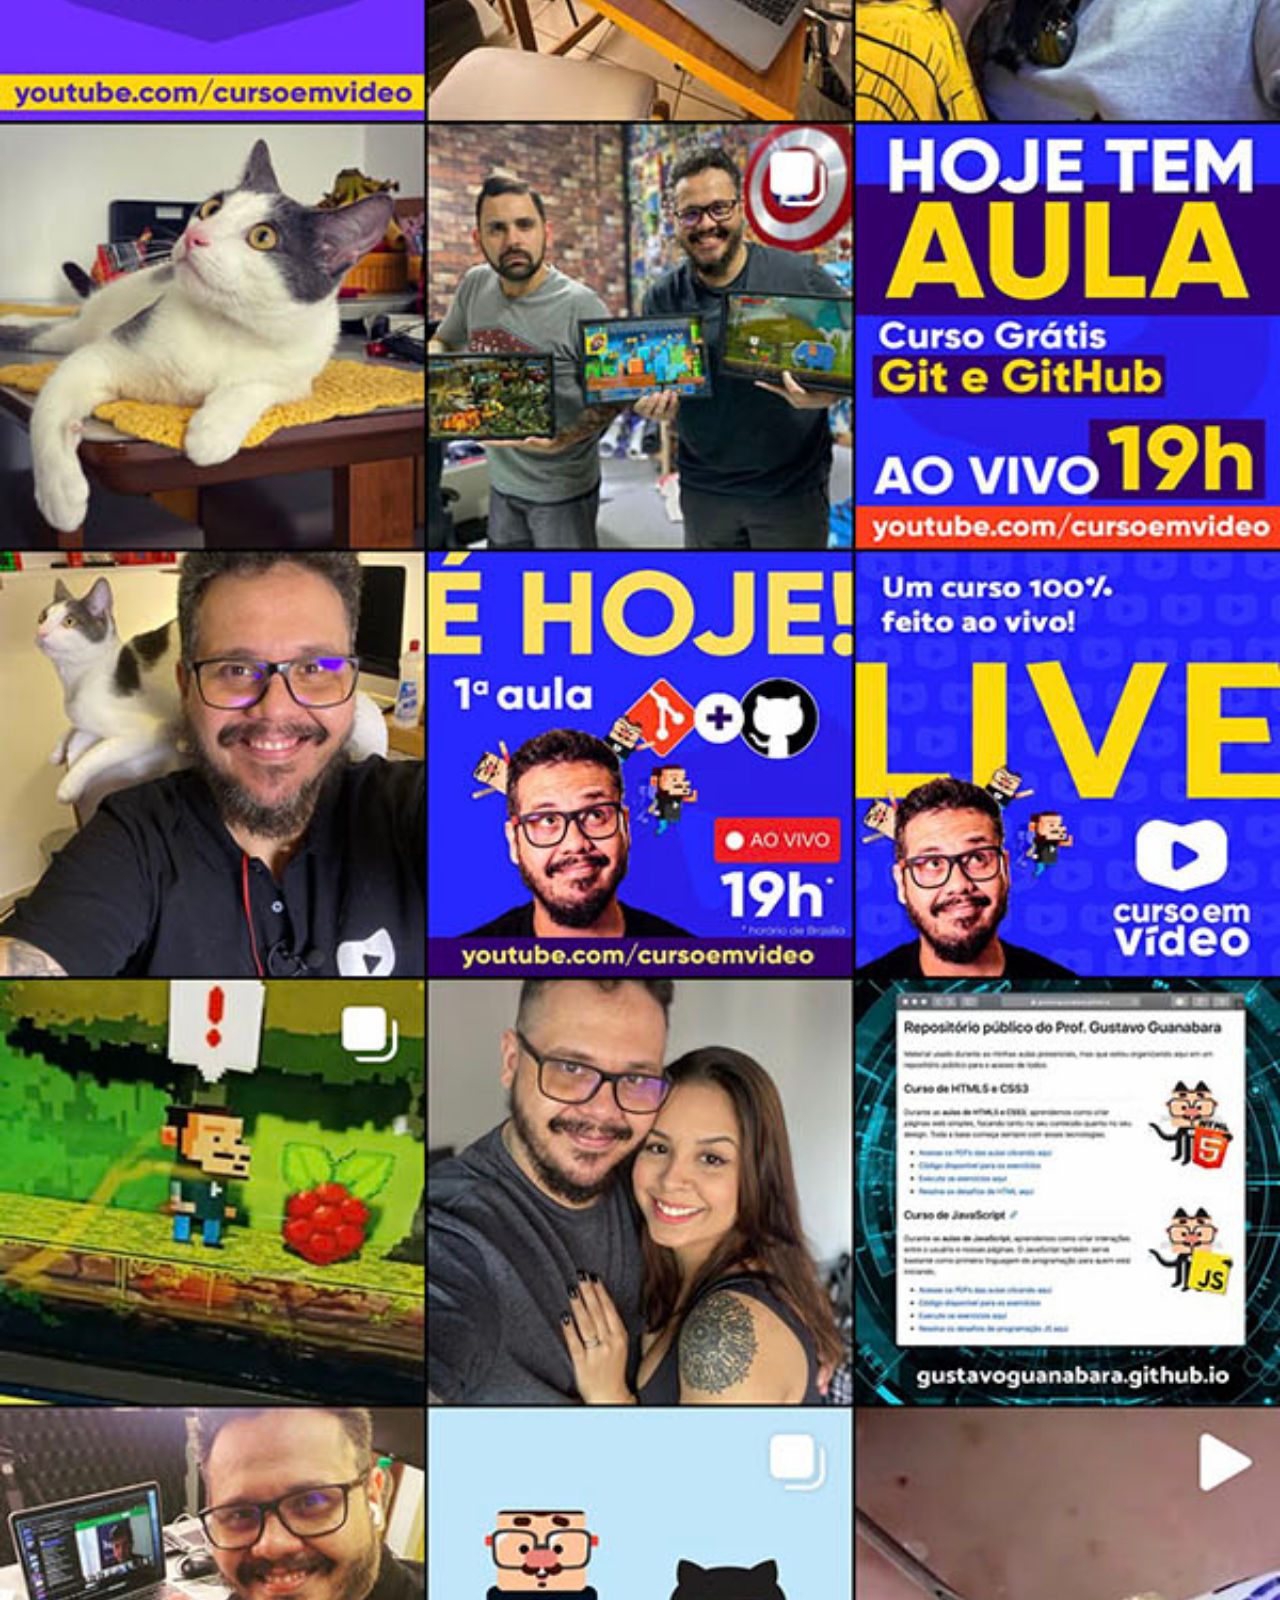
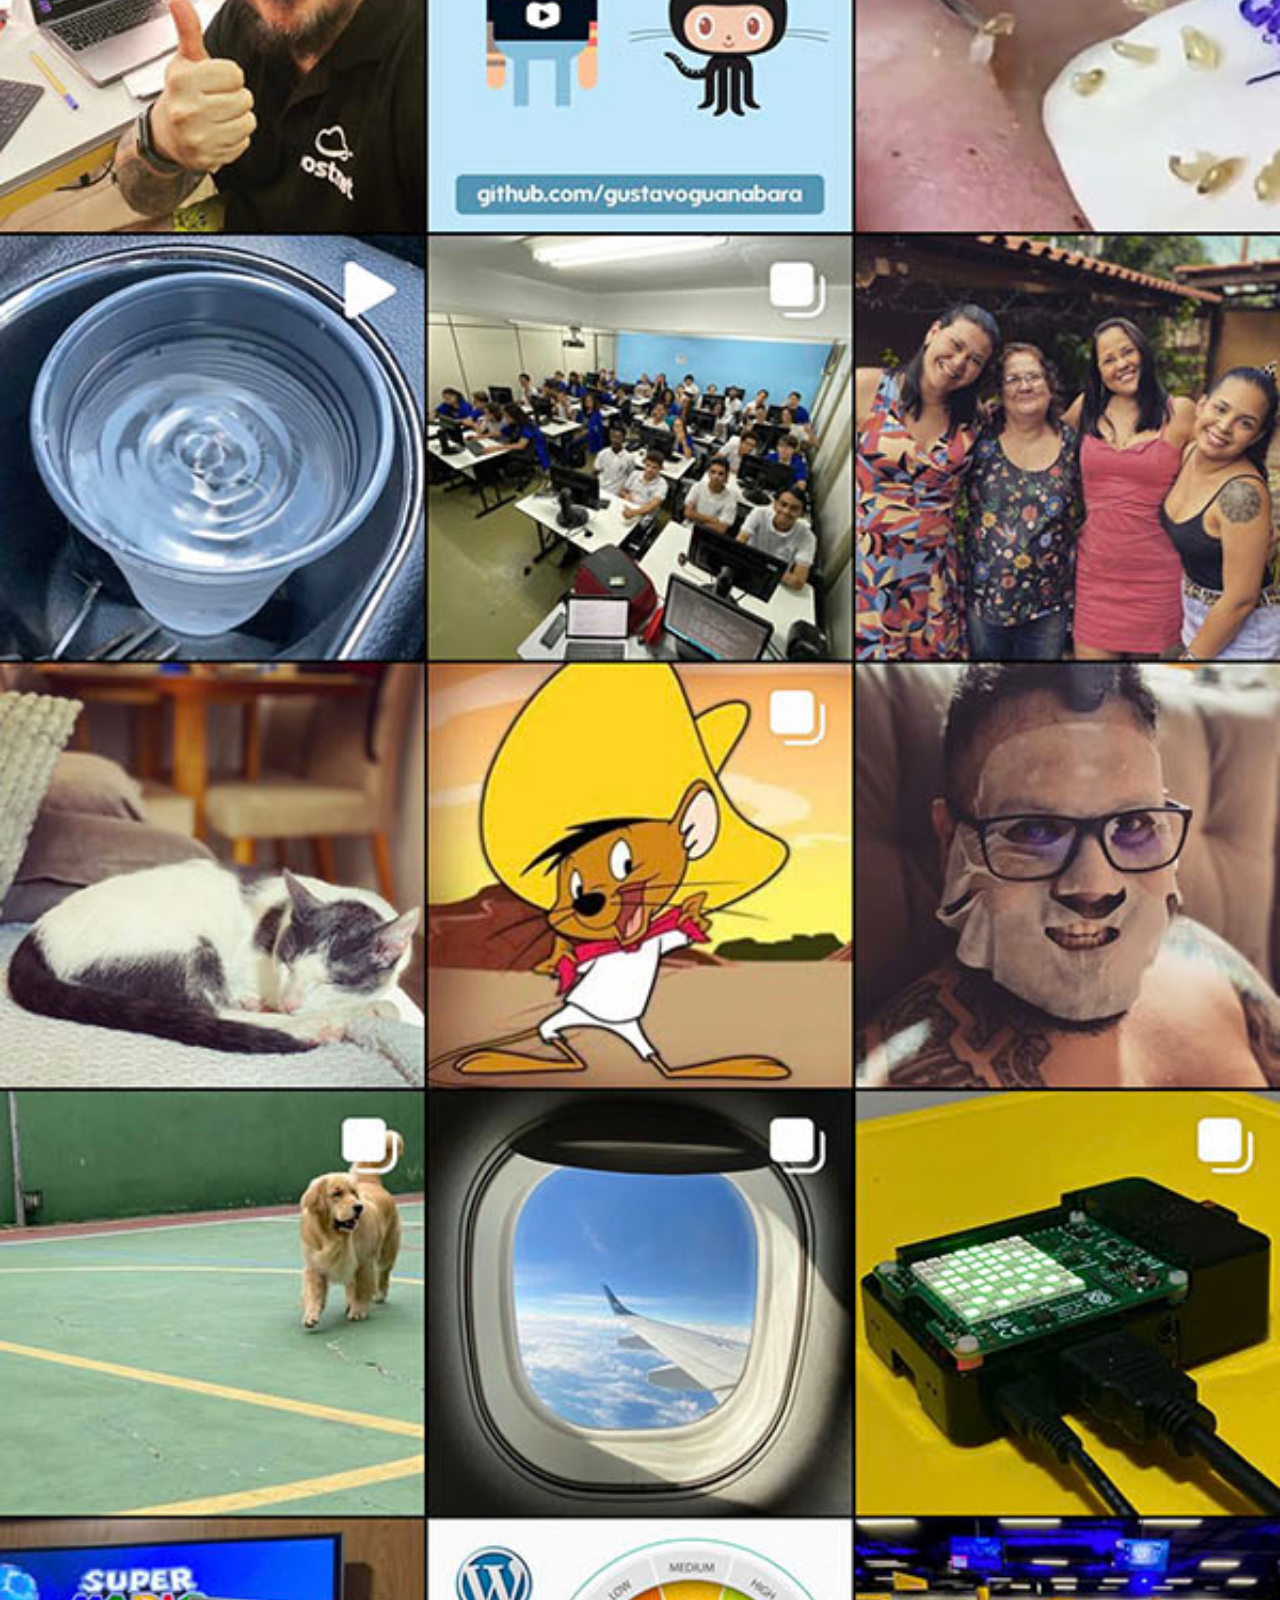
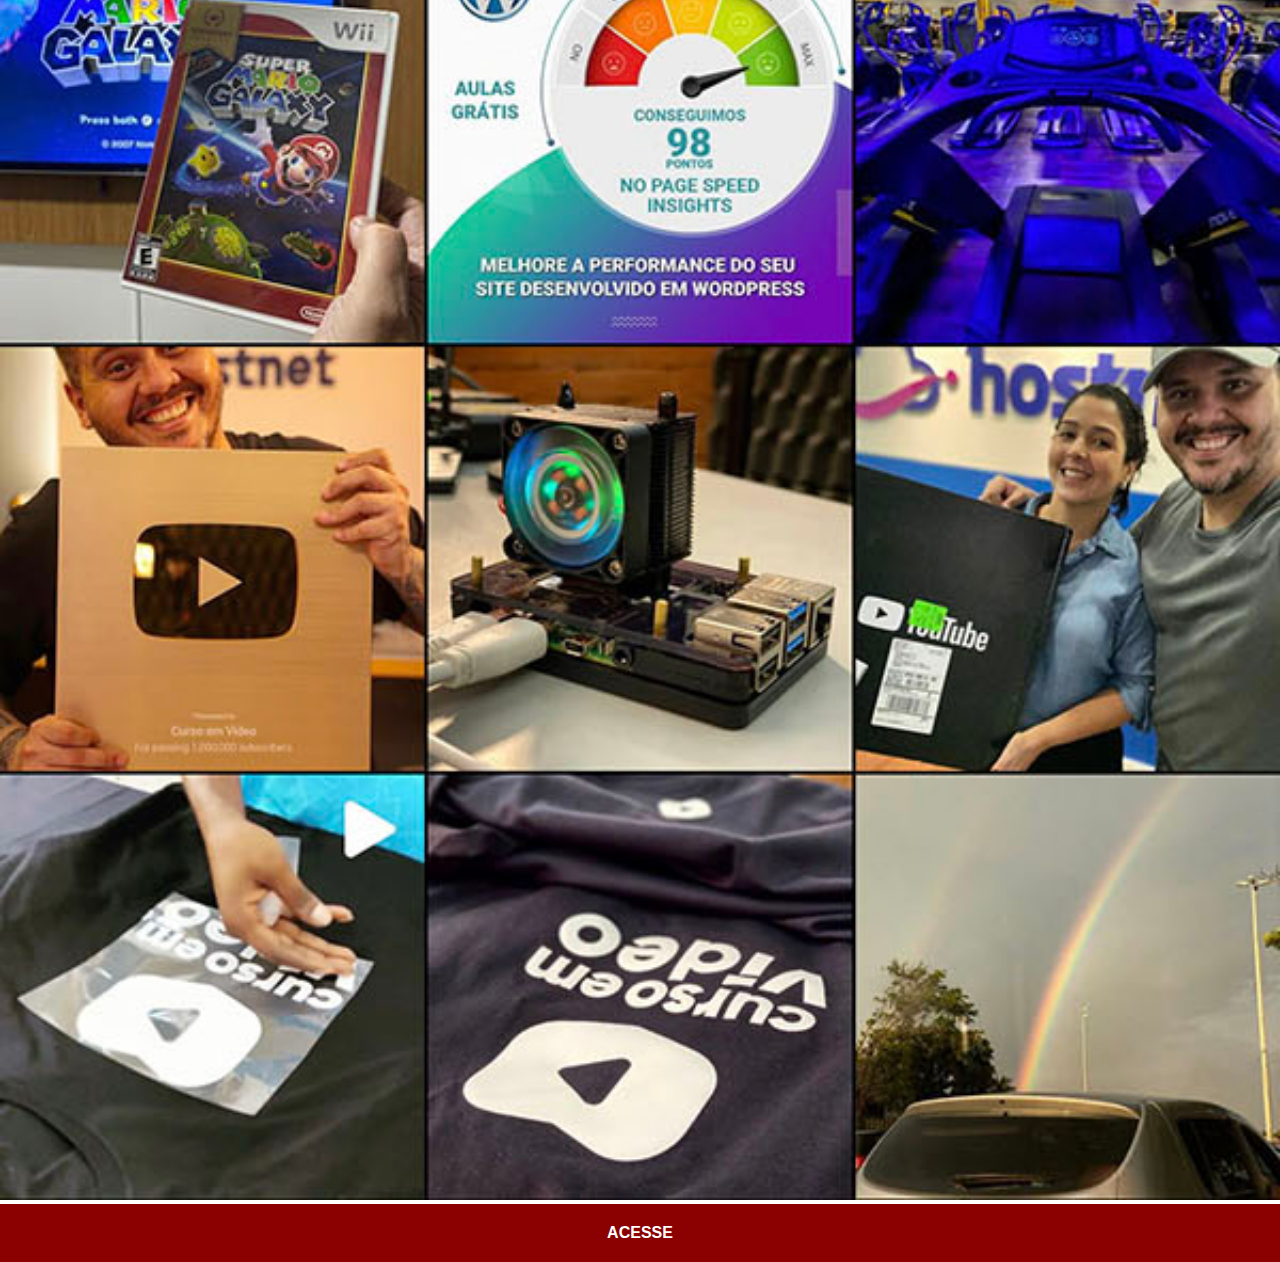
<file: instagram.html>
<!DOCTYPE html>
<html lang="pt-br">
<head>
    <meta charset="UTF-8">
    <meta name="viewport" content="width=device-width, initial-scale=1.0">
    <title>Instagram</title>
    <link rel="stylesheet" href="estilos/social.css">
</head>
<body>li
    <img src="imagens/tela-instagram.jpg" alt="Instagram">
    <a href="https://www.instagram.com/gustavoguanabara?utm_source=ig_web_button_share_sheet&igsh=ZDNlZDc0MzIxNw==" target="_blank">ACESSE</a>
</body>
</html>
</file>
<file: estilos/style.css>
@charset "UTF-8";

* {
    margin: 0px;
    padding: 0px;
    font-family: Arial, Helvetica, sans-serif;
}

html,
body {
    height: 100vh;
    width: 100vw;
    background-color: black;
}
body{
    background: url('/imagens/fundo-madeira.jpg') no-repeat top center;
    background-size: cover;
    background-attachment: fixed;
}

main {
    height: 100vh;
    position: relative;
}

#tell {
    position: absolute;
    top: 50%;
    left: 50%;
    transform: translate(-50%, -50%);

    height: 627px;
    width: 311px;
   background: url('/imagens/frame-iphone.png') no-repeat;

}
#tela{
    position: relative;
    top: 80px;
    left: 22px;
    width: 267px;
    height: 471px;
}
#redes{
    text-align: right;
}
#redes img{
    width: 50px;
    margin: 10px;
    border-radius: 50%;
    box-shadow: 1px 2px 5px rgba(0, 0, 0, 0.449) ;
    box-sizing: border-box;
}
#redes img:hover{
    border: 2px solid rgba(255, 255, 255, 0.607);
    transform: translate( -3px, -3px);
    box-shadow: 5px 5px 10px rgba(0, 0, 0, 0.566);
    transition: transform 0.5s, border 1s;
}
</file>
<file: estilos/social.css>
@charset "UTF-8";

* {
    margin: 0px;
    padding: 0px;
    font-family: Arial, Helvetica, sans-serif;
}

::-webkit-scrollbar {
    width: 0px;
    height: 0px;
}

img {
    width: 100vw;

}

a {
    display: block;
    background-color: darkred;
    color: white;
    padding: 20px;
    text-align: center;
    font-weight: bolder;
    text-decoration: none;
}
</file>
